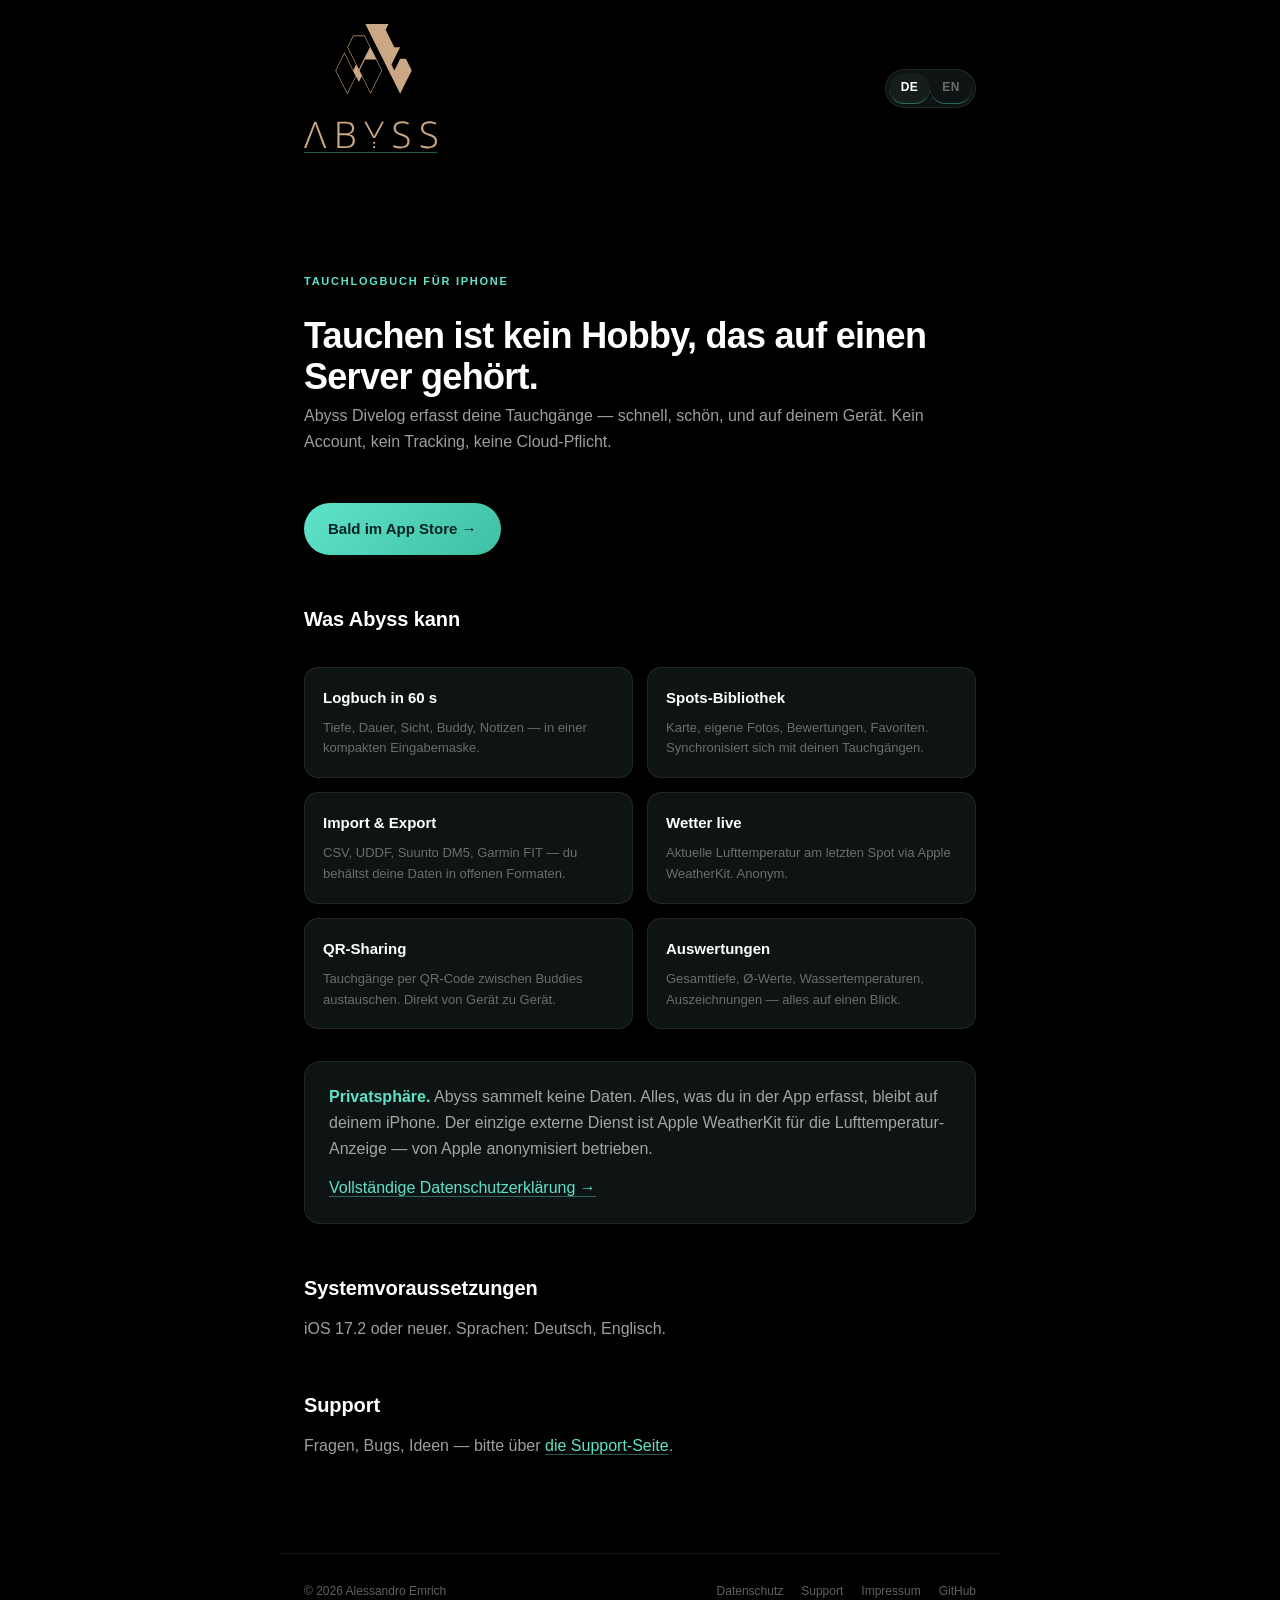
<file: index.html>
<!DOCTYPE html>
<html lang="de">
<head>
  <meta charset="UTF-8">
  <meta name="viewport" content="width=device-width, initial-scale=1.0">
  <meta name="description" content="Abyss Divelog — Tauchlogbuch. Minimal, lokal, dir gehörend.">
  <meta name="theme-color" content="#000000">
  <title>Abyss Divelog — Tauchlogbuch</title>
  <link rel="stylesheet" href="assets/styles.css">
</head>
<body>

  <!-- Ambient mint curve -->
  <div class="ambient-curve" aria-hidden="true">
    <svg viewBox="0 0 720 280" preserveAspectRatio="none">
      <path d="M0,40 C200,260 520,-40 720,120 L720,280 L0,280 Z"
            fill="rgba(94,227,201,0.18)"/>
      <path d="M0,40 C200,260 520,-40 720,120"
            fill="none" stroke="#5EE3C9" stroke-width="1.4"/>
    </svg>
  </div>

  <header class="site-header">
    <a class="brand" href="index.html">
      <img class="brand-mark" src="assets/abyss-logo.svg" alt=""></a>
    <div class="lang-toggle">
      <a href="index.html" class="active">DE</a>
      <a href="index.en.html">EN</a>
    </div>
  </header>

  <main>
    <p class="eyebrow">Tauchlogbuch für iPhone</p>
    <h1>Tauchen ist kein Hobby, das auf einen Server gehört.</h1>
    <p class="subtitle">
      Abyss Divelog erfasst deine Tauchgänge — schnell, schön, und auf deinem Gerät.
      Kein Account, kein Tracking, keine Cloud-Pflicht.
    </p>

    <p style="margin: 32px 0;">
      <a class="cta" href="#" aria-disabled="true">Bald im App Store →</a>
    </p>

    <h2>Was Abyss kann</h2>
    <div class="features">
      <div class="feature">
        <h3>Logbuch in 60 s</h3>
        <p>Tiefe, Dauer, Sicht, Buddy, Notizen — in einer kompakten Eingabemaske.</p>
      </div>
      <div class="feature">
        <h3>Spots-Bibliothek</h3>
        <p>Karte, eigene Fotos, Bewertungen, Favoriten. Synchronisiert sich mit deinen Tauchgängen.</p>
      </div>
      <div class="feature">
        <h3>Import &amp; Export</h3>
        <p>CSV, UDDF, Suunto DM5, Garmin FIT — du behältst deine Daten in offenen Formaten.</p>
      </div>
      <div class="feature">
        <h3>Wetter live</h3>
        <p>Aktuelle Lufttemperatur am letzten Spot via Apple WeatherKit. Anonym.</p>
      </div>
      <div class="feature">
        <h3>QR-Sharing</h3>
        <p>Tauchgänge per QR-Code zwischen Buddies austauschen. Direkt von Gerät zu Gerät.</p>
      </div>
      <div class="feature">
        <h3>Auswertungen</h3>
        <p>Gesamttiefe, Ø-Werte, Wassertemperaturen, Auszeichnungen — alles auf einen Blick.</p>
      </div>
    </div>

    <div class="callout">
      <p><strong>Privatsphäre.</strong> Abyss sammelt keine Daten. Alles, was du in der App
      erfasst, bleibt auf deinem iPhone. Der einzige externe Dienst ist Apple WeatherKit
      für die Lufttemperatur-Anzeige — von Apple anonymisiert betrieben.</p>
      <p style="margin-top: 14px;"><a href="privacy.html">Vollständige Datenschutzerklärung →</a></p>
    </div>

    <h2>Systemvoraussetzungen</h2>
    <p>iOS 17.2 oder neuer. Sprachen: Deutsch, Englisch.</p>

    <h2>Support</h2>
    <p>Fragen, Bugs, Ideen — bitte über <a href="support.html">die Support-Seite</a>.</p>
  </main>

  <footer class="site-footer">
    <div>© 2026 Alessandro Emrich</div>
    <div class="links">
      <a href="privacy.html">Datenschutz</a>
      <a href="support.html">Support</a>
      <a href="impressum.html">Impressum</a>
      <a href="https://github.com/blau-ton/abyss" target="_blank" rel="noopener">GitHub</a>
    </div>
  </footer>

</body>
</html>
</file>
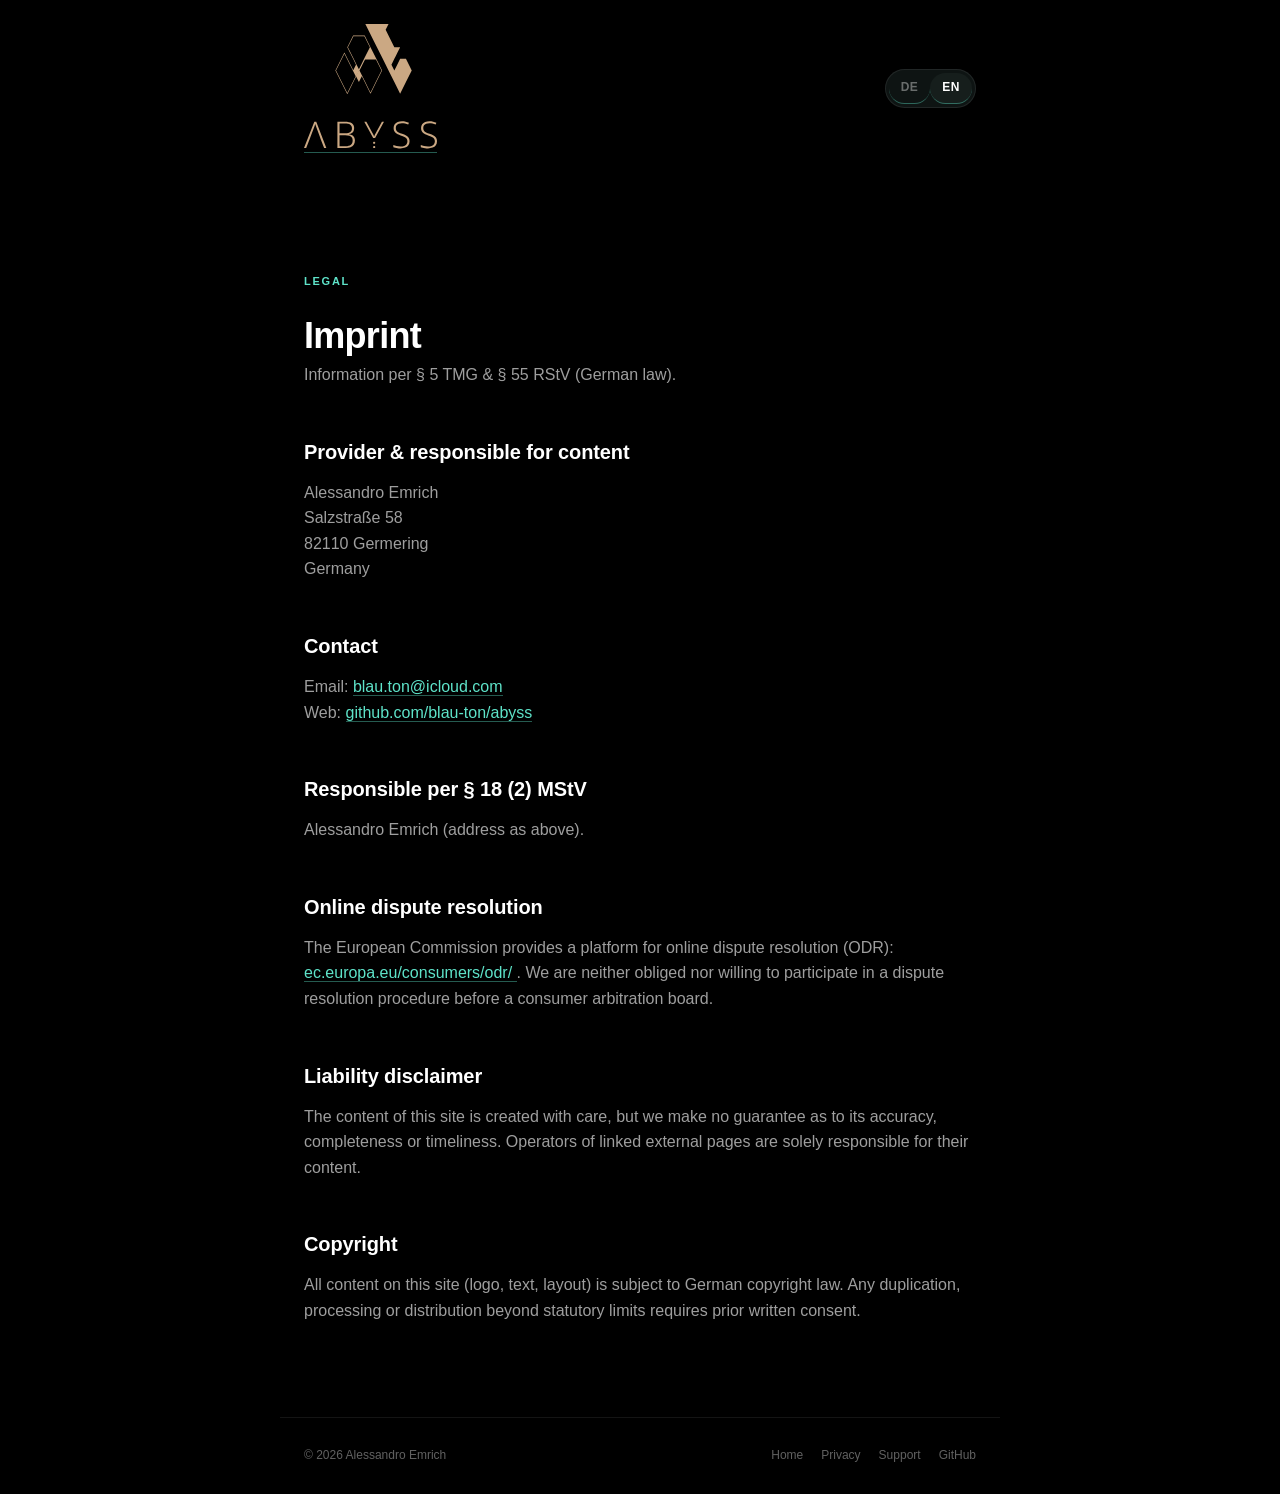
<file: impressum.en.html>
<!DOCTYPE html>
<html lang="en">
<head>
  <meta charset="UTF-8">
  <meta name="viewport" content="width=device-width, initial-scale=1.0">
  <meta name="description" content="Imprint — Abyss Divelog.">
  <meta name="theme-color" content="#000000">
  <title>Imprint — Abyss Divelog</title>
  <link rel="stylesheet" href="assets/styles.css">
</head>
<body>

  <div class="ambient-curve" aria-hidden="true">
    <svg viewBox="0 0 720 280" preserveAspectRatio="none">
      <path d="M0,40 C200,260 520,-40 720,120 L720,280 L0,280 Z"
            fill="rgba(94,227,201,0.18)"/>
      <path d="M0,40 C200,260 520,-40 720,120"
            fill="none" stroke="#5EE3C9" stroke-width="1.4"/>
    </svg>
  </div>

  <header class="site-header">
    <a class="brand" href="index.en.html">
      <img class="brand-mark" src="assets/abyss-logo.svg" alt=""></a>
    <div class="lang-toggle">
      <a href="impressum.html">DE</a>
      <a href="impressum.en.html" class="active">EN</a>
    </div>
  </header>

  <main>
    <p class="eyebrow">Legal</p>
    <h1>Imprint</h1>
    <p class="subtitle">Information per § 5 TMG &amp; § 55 RStV (German law).</p>

    <h2>Provider &amp; responsible for content</h2>
    <p>
      Alessandro Emrich<br>
      Salzstraße 58<br>
      82110 Germering<br>
      Germany
    </p>

    <h2>Contact</h2>
    <p>
      Email: <a href="mailto:blau.ton@icloud.com">blau.ton@icloud.com</a><br>
      Web: <a href="https://github.com/blau-ton/abyss">github.com/blau-ton/abyss</a>
    </p>

    <h2>Responsible per § 18 (2) MStV</h2>
    <p>Alessandro Emrich (address as above).</p>

    <h2>Online dispute resolution</h2>
    <p>
      The European Commission provides a platform for online dispute resolution (ODR):
      <a href="https://ec.europa.eu/consumers/odr/" target="_blank" rel="noopener">
        ec.europa.eu/consumers/odr/
      </a>.
      We are neither obliged nor willing to participate in a dispute resolution procedure before
      a consumer arbitration board.
    </p>

    <h2>Liability disclaimer</h2>
    <p>
      The content of this site is created with care, but we make no guarantee as to its accuracy,
      completeness or timeliness. Operators of linked external pages are solely responsible for
      their content.
    </p>

    <h2>Copyright</h2>
    <p>
      All content on this site (logo, text, layout) is subject to German copyright law. Any
      duplication, processing or distribution beyond statutory limits requires prior written
      consent.
    </p>
  </main>

  <footer class="site-footer">
    <div>© 2026 Alessandro Emrich</div>
    <div class="links">
      <a href="index.en.html">Home</a>
      <a href="privacy.en.html">Privacy</a>
      <a href="support.en.html">Support</a>
      <a href="https://github.com/blau-ton/abyss" target="_blank" rel="noopener">GitHub</a>
    </div>
  </footer>

</body>
</html>
</file>
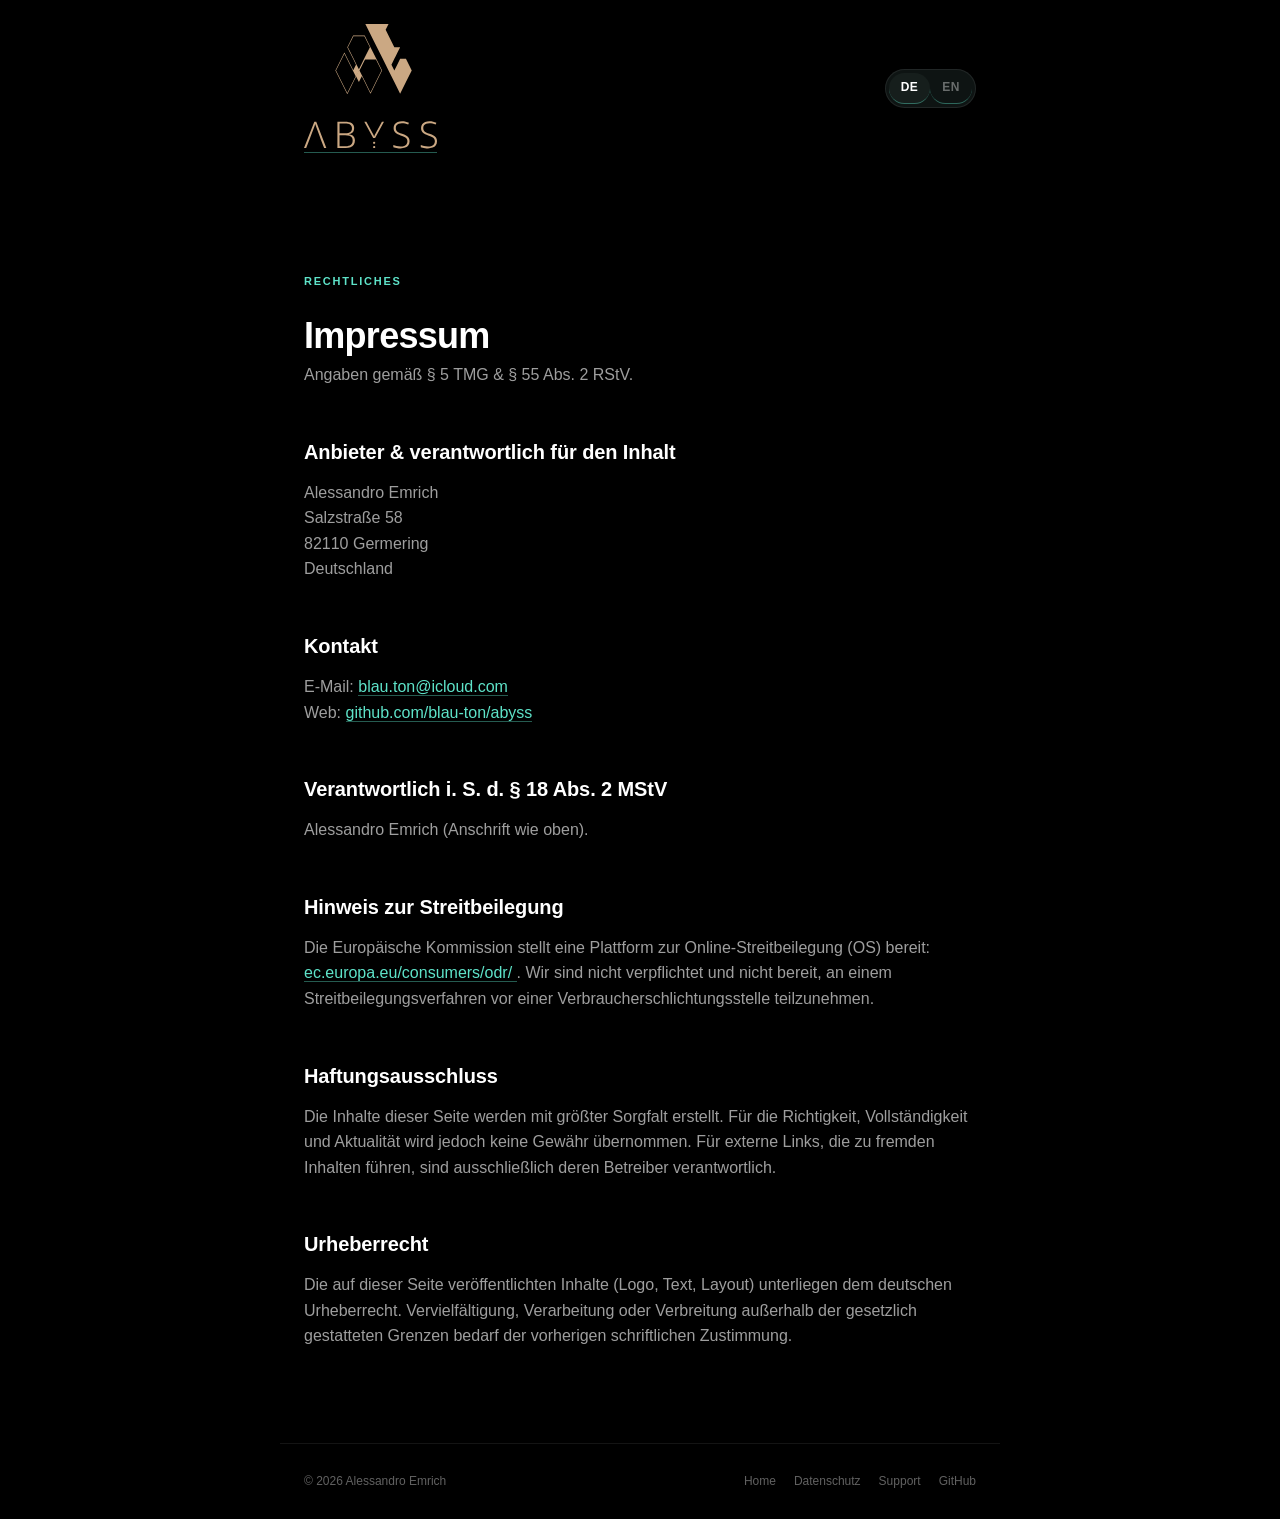
<file: impressum.html>
<!DOCTYPE html>
<html lang="de">
<head>
  <meta charset="UTF-8">
  <meta name="viewport" content="width=device-width, initial-scale=1.0">
  <meta name="description" content="Impressum — Abyss Divelog.">
  <meta name="theme-color" content="#000000">
  <title>Impressum — Abyss Divelog</title>
  <link rel="stylesheet" href="assets/styles.css">
</head>
<body>

  <div class="ambient-curve" aria-hidden="true">
    <svg viewBox="0 0 720 280" preserveAspectRatio="none">
      <path d="M0,40 C200,260 520,-40 720,120 L720,280 L0,280 Z"
            fill="rgba(94,227,201,0.18)"/>
      <path d="M0,40 C200,260 520,-40 720,120"
            fill="none" stroke="#5EE3C9" stroke-width="1.4"/>
    </svg>
  </div>

  <header class="site-header">
    <a class="brand" href="index.html">
      <img class="brand-mark" src="assets/abyss-logo.svg" alt=""></a>
    <div class="lang-toggle">
      <a href="impressum.html" class="active">DE</a>
      <a href="impressum.en.html">EN</a>
    </div>
  </header>

  <main>
    <p class="eyebrow">Rechtliches</p>
    <h1>Impressum</h1>
    <p class="subtitle">Angaben gemäß § 5 TMG &amp; § 55 Abs. 2 RStV.</p>

    <h2>Anbieter &amp; verantwortlich für den Inhalt</h2>
    <p>
      Alessandro Emrich<br>
      Salzstraße 58<br>
      82110 Germering<br>
      Deutschland
    </p>

    <h2>Kontakt</h2>
    <p>
      E-Mail: <a href="mailto:blau.ton@icloud.com">blau.ton@icloud.com</a><br>
      Web: <a href="https://github.com/blau-ton/abyss">github.com/blau-ton/abyss</a>
    </p>

    <h2>Verantwortlich i. S. d. § 18 Abs. 2 MStV</h2>
    <p>Alessandro Emrich (Anschrift wie oben).</p>

    <h2>Hinweis zur Streitbeilegung</h2>
    <p>
      Die Europäische Kommission stellt eine Plattform zur Online-Streitbeilegung (OS) bereit:
      <a href="https://ec.europa.eu/consumers/odr/" target="_blank" rel="noopener">
        ec.europa.eu/consumers/odr/
      </a>.
      Wir sind nicht verpflichtet und nicht bereit, an einem Streitbeilegungsverfahren vor einer
      Verbraucherschlichtungsstelle teilzunehmen.
    </p>

    <h2>Haftungsausschluss</h2>
    <p>
      Die Inhalte dieser Seite werden mit größter Sorgfalt erstellt. Für die Richtigkeit, Vollständigkeit
      und Aktualität wird jedoch keine Gewähr übernommen. Für externe Links, die zu fremden Inhalten
      führen, sind ausschließlich deren Betreiber verantwortlich.
    </p>

    <h2>Urheberrecht</h2>
    <p>
      Die auf dieser Seite veröffentlichten Inhalte (Logo, Text, Layout) unterliegen dem
      deutschen Urheberrecht. Vervielfältigung, Verarbeitung oder Verbreitung außerhalb der
      gesetzlich gestatteten Grenzen bedarf der vorherigen schriftlichen Zustimmung.
    </p>
  </main>

  <footer class="site-footer">
    <div>© 2026 Alessandro Emrich</div>
    <div class="links">
      <a href="index.html">Home</a>
      <a href="privacy.html">Datenschutz</a>
      <a href="support.html">Support</a>
      <a href="https://github.com/blau-ton/abyss" target="_blank" rel="noopener">GitHub</a>
    </div>
  </footer>

</body>
</html>
</file>
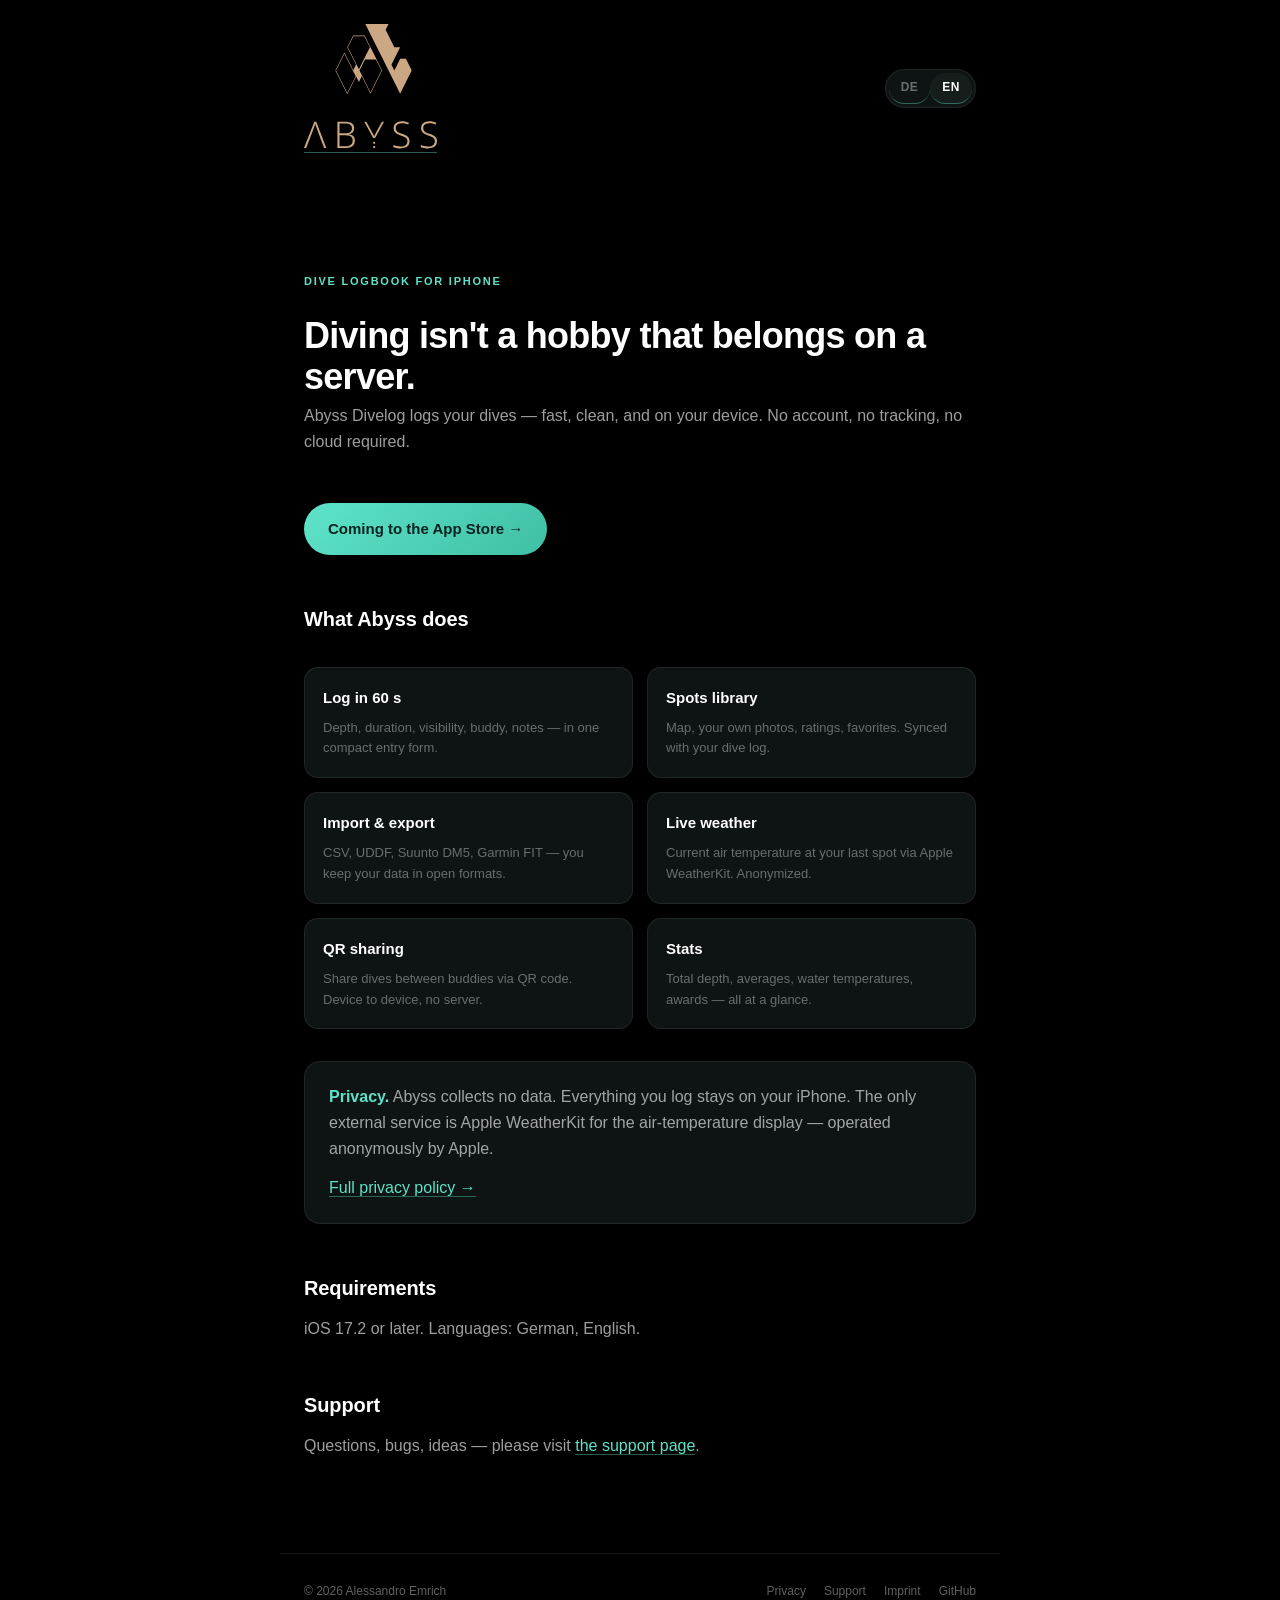
<file: index.en.html>
<!DOCTYPE html>
<html lang="en">
<head>
  <meta charset="UTF-8">
  <meta name="viewport" content="width=device-width, initial-scale=1.0">
  <meta name="description" content="Abyss Divelog — dive logbook. Minimal, local, yours.">
  <meta name="theme-color" content="#000000">
  <title>Abyss Divelog — Dive Logbook</title>
  <link rel="stylesheet" href="assets/styles.css">
</head>
<body>

  <div class="ambient-curve" aria-hidden="true">
    <svg viewBox="0 0 720 280" preserveAspectRatio="none">
      <path d="M0,40 C200,260 520,-40 720,120 L720,280 L0,280 Z"
            fill="rgba(94,227,201,0.18)"/>
      <path d="M0,40 C200,260 520,-40 720,120"
            fill="none" stroke="#5EE3C9" stroke-width="1.4"/>
    </svg>
  </div>

  <header class="site-header">
    <a class="brand" href="index.en.html">
      <img class="brand-mark" src="assets/abyss-logo.svg" alt=""></a>
    <div class="lang-toggle">
      <a href="index.html">DE</a>
      <a href="index.en.html" class="active">EN</a>
    </div>
  </header>

  <main>
    <p class="eyebrow">Dive logbook for iPhone</p>
    <h1>Diving isn't a hobby that belongs on a server.</h1>
    <p class="subtitle">
      Abyss Divelog logs your dives — fast, clean, and on your device.
      No account, no tracking, no cloud required.
    </p>

    <p style="margin: 32px 0;">
      <a class="cta" href="#" aria-disabled="true">Coming to the App Store →</a>
    </p>

    <h2>What Abyss does</h2>
    <div class="features">
      <div class="feature">
        <h3>Log in 60 s</h3>
        <p>Depth, duration, visibility, buddy, notes — in one compact entry form.</p>
      </div>
      <div class="feature">
        <h3>Spots library</h3>
        <p>Map, your own photos, ratings, favorites. Synced with your dive log.</p>
      </div>
      <div class="feature">
        <h3>Import &amp; export</h3>
        <p>CSV, UDDF, Suunto DM5, Garmin FIT — you keep your data in open formats.</p>
      </div>
      <div class="feature">
        <h3>Live weather</h3>
        <p>Current air temperature at your last spot via Apple WeatherKit. Anonymized.</p>
      </div>
      <div class="feature">
        <h3>QR sharing</h3>
        <p>Share dives between buddies via QR code. Device to device, no server.</p>
      </div>
      <div class="feature">
        <h3>Stats</h3>
        <p>Total depth, averages, water temperatures, awards — all at a glance.</p>
      </div>
    </div>

    <div class="callout">
      <p><strong>Privacy.</strong> Abyss collects no data. Everything you log stays on your iPhone.
      The only external service is Apple WeatherKit for the air-temperature display — operated
      anonymously by Apple.</p>
      <p style="margin-top: 14px;"><a href="privacy.en.html">Full privacy policy →</a></p>
    </div>

    <h2>Requirements</h2>
    <p>iOS 17.2 or later. Languages: German, English.</p>

    <h2>Support</h2>
    <p>Questions, bugs, ideas — please visit <a href="support.en.html">the support page</a>.</p>
  </main>

  <footer class="site-footer">
    <div>© 2026 Alessandro Emrich</div>
    <div class="links">
      <a href="privacy.en.html">Privacy</a>
      <a href="support.en.html">Support</a>
      <a href="impressum.en.html">Imprint</a>
      <a href="https://github.com/blau-ton/abyss" target="_blank" rel="noopener">GitHub</a>
    </div>
  </footer>

</body>
</html>
</file>
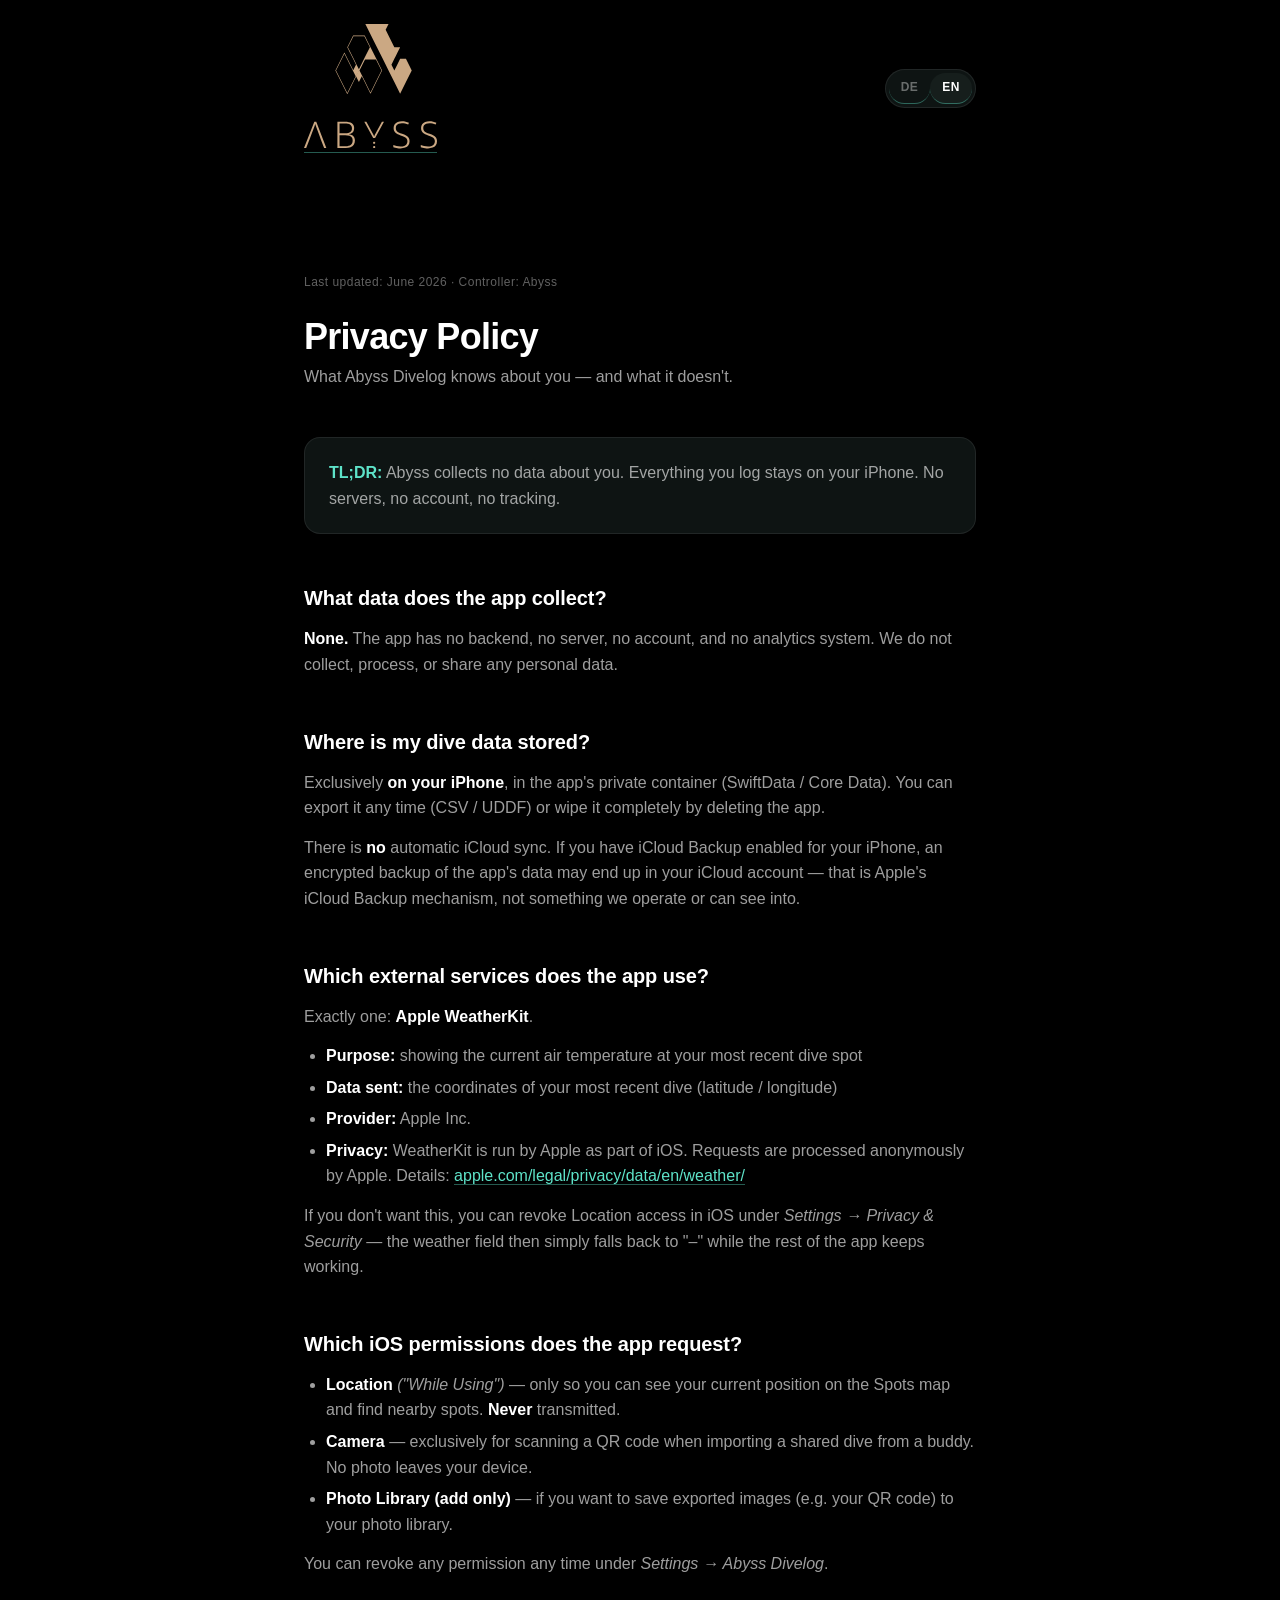
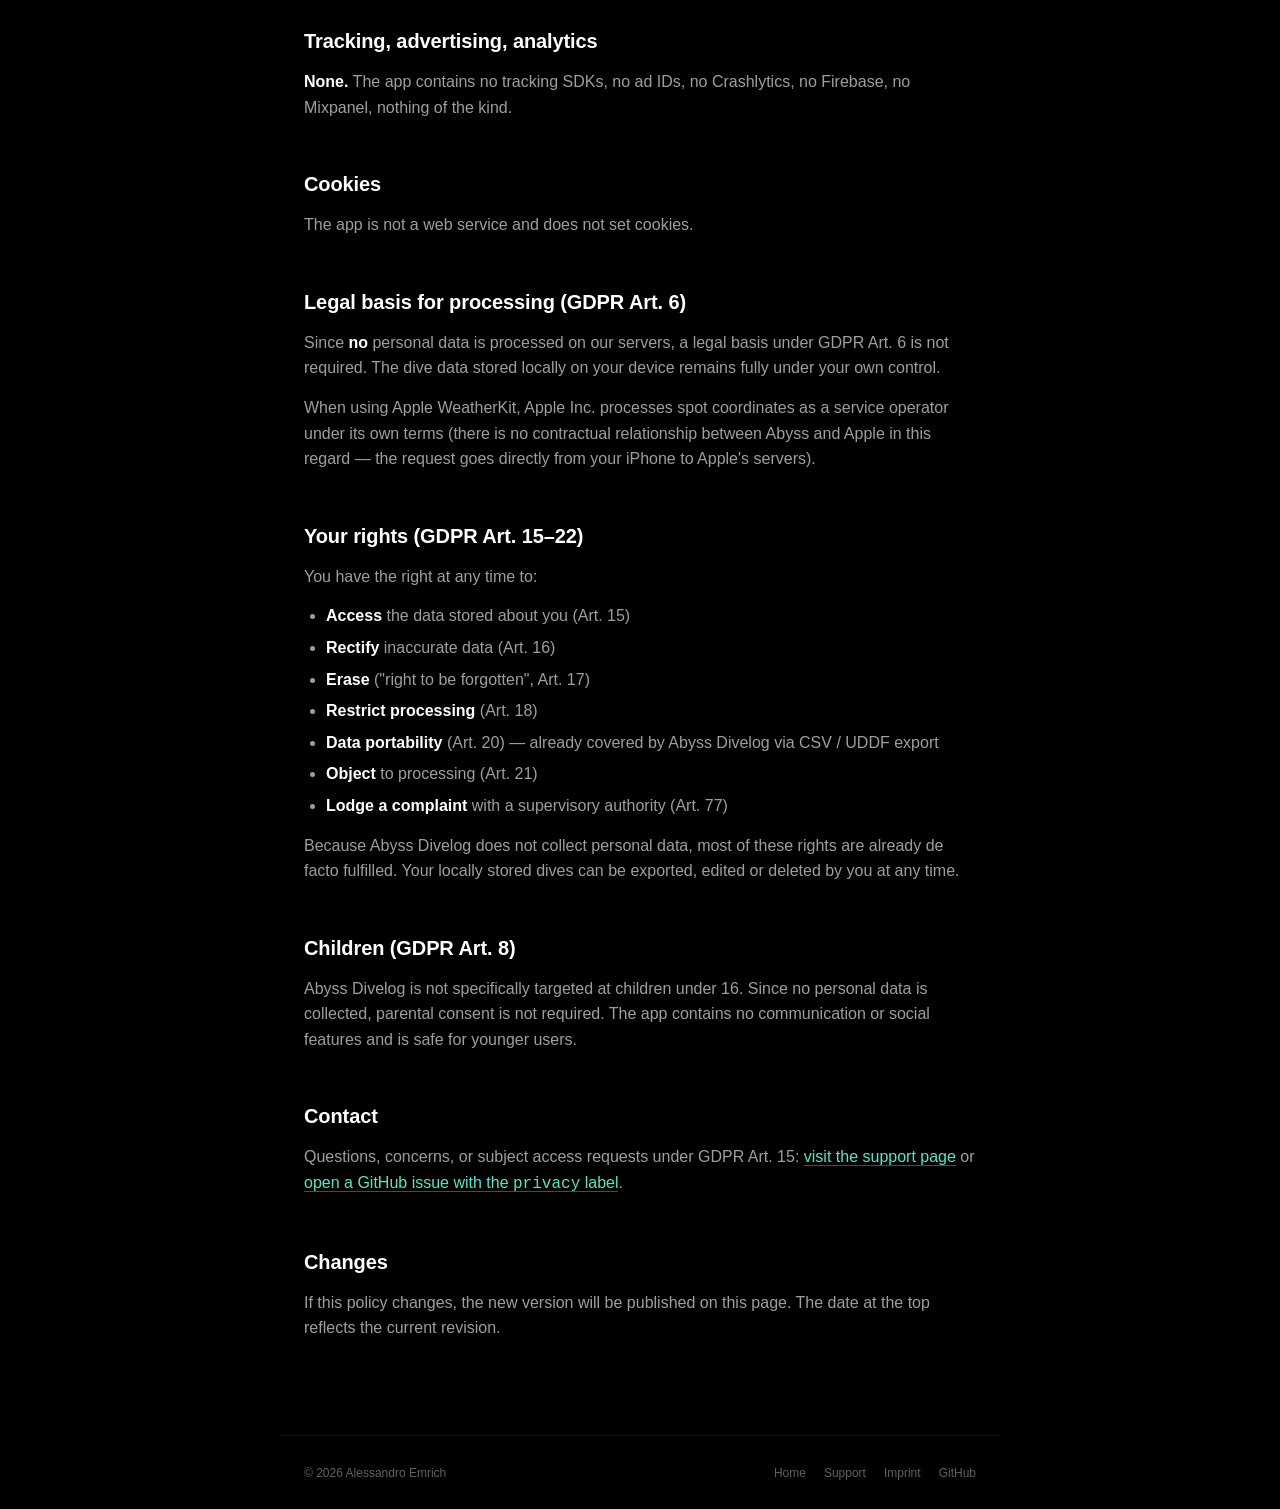
<file: privacy.en.html>
<!DOCTYPE html>
<html lang="en">
<head>
  <meta charset="UTF-8">
  <meta name="viewport" content="width=device-width, initial-scale=1.0">
  <meta name="description" content="Privacy policy for Abyss Divelog — dive logbook.">
  <meta name="theme-color" content="#000000">
  <title>Privacy — Abyss Divelog</title>
  <link rel="stylesheet" href="assets/styles.css">
</head>
<body>

  <div class="ambient-curve" aria-hidden="true">
    <svg viewBox="0 0 720 280" preserveAspectRatio="none">
      <path d="M0,40 C200,260 520,-40 720,120 L720,280 L0,280 Z"
            fill="rgba(94,227,201,0.18)"/>
      <path d="M0,40 C200,260 520,-40 720,120"
            fill="none" stroke="#5EE3C9" stroke-width="1.4"/>
    </svg>
  </div>

  <header class="site-header">
    <a class="brand" href="index.en.html">
      <img class="brand-mark" src="assets/abyss-logo.svg" alt=""></a>
    <div class="lang-toggle">
      <a href="privacy.html">DE</a>
      <a href="privacy.en.html" class="active">EN</a>
    </div>
  </header>

  <main>
    <p class="meta">Last updated: June 2026 · Controller: Abyss</p>
    <h1>Privacy Policy</h1>
    <p class="subtitle">
      What Abyss Divelog knows about you — and what it doesn't.
    </p>

    <div class="callout">
      <p><strong>TL;DR:</strong> Abyss collects no data about you. Everything you log stays
      on your iPhone. No servers, no account, no tracking.</p>
    </div>

    <h2>What data does the app collect?</h2>
    <p><strong>None.</strong> The app has no backend, no server, no account, and no analytics
    system. We do not collect, process, or share any personal data.</p>

    <h2>Where is my dive data stored?</h2>
    <p>Exclusively <strong>on your iPhone</strong>, in the app's private container
    (SwiftData / Core Data). You can export it any time (CSV / UDDF) or wipe it completely by
    deleting the app.</p>

    <p>There is <strong>no</strong> automatic iCloud sync. If you have iCloud Backup enabled for
    your iPhone, an encrypted backup of the app's data may end up in your iCloud account — that
    is Apple's iCloud Backup mechanism, not something we operate or can see into.</p>

    <h2>Which external services does the app use?</h2>
    <p>Exactly one: <strong>Apple WeatherKit</strong>.</p>
    <ul>
      <li><strong>Purpose:</strong> showing the current air temperature at your most recent dive spot</li>
      <li><strong>Data sent:</strong> the coordinates of your most recent dive (latitude / longitude)</li>
      <li><strong>Provider:</strong> Apple Inc.</li>
      <li><strong>Privacy:</strong> WeatherKit is run by Apple as part of iOS. Requests are
      processed anonymously by Apple. Details:
      <a href="https://www.apple.com/legal/privacy/data/en/weather/" target="_blank" rel="noopener">
      apple.com/legal/privacy/data/en/weather/</a></li>
    </ul>
    <p>If you don't want this, you can revoke Location access in iOS under
    <em>Settings → Privacy &amp; Security</em> — the weather field then simply falls back to
    "–" while the rest of the app keeps working.</p>

    <h2>Which iOS permissions does the app request?</h2>
    <ul>
      <li><strong>Location</strong> <em>("While Using")</em> — only so you can see your current
      position on the Spots map and find nearby spots. <strong>Never</strong> transmitted.</li>
      <li><strong>Camera</strong> — exclusively for scanning a QR code when importing a shared
      dive from a buddy. No photo leaves your device.</li>
      <li><strong>Photo Library (add only)</strong> — if you want to save exported images
      (e.g. your QR code) to your photo library.</li>
    </ul>
    <p>You can revoke any permission any time under
    <em>Settings → Abyss Divelog</em>.</p>

    <h2>Tracking, advertising, analytics</h2>
    <p><strong>None.</strong> The app contains no tracking SDKs, no ad IDs, no Crashlytics, no
    Firebase, no Mixpanel, nothing of the kind.</p>

    <h2>Cookies</h2>
    <p>The app is not a web service and does not set cookies.</p>

    <h2>Legal basis for processing (GDPR Art. 6)</h2>
    <p>
      Since <strong>no</strong> personal data is processed on our servers, a legal basis under
      GDPR Art. 6 is not required. The dive data stored locally on your device remains fully
      under your own control.
    </p>
    <p>
      When using Apple WeatherKit, Apple Inc. processes spot coordinates as a service operator
      under its own terms (there is no contractual relationship between Abyss and Apple in
      this regard — the request goes directly from your iPhone to Apple's servers).
    </p>

    <h2>Your rights (GDPR Art. 15–22)</h2>
    <p>You have the right at any time to:</p>
    <ul>
      <li><strong>Access</strong> the data stored about you (Art. 15)</li>
      <li><strong>Rectify</strong> inaccurate data (Art. 16)</li>
      <li><strong>Erase</strong> ("right to be forgotten", Art. 17)</li>
      <li><strong>Restrict processing</strong> (Art. 18)</li>
      <li><strong>Data portability</strong> (Art. 20) — already covered by Abyss Divelog
        via CSV / UDDF export</li>
      <li><strong>Object</strong> to processing (Art. 21)</li>
      <li><strong>Lodge a complaint</strong> with a supervisory authority (Art. 77)</li>
    </ul>
    <p>
      Because Abyss Divelog does not collect personal data, most of these rights are
      already de facto fulfilled. Your locally stored dives can be exported, edited or
      deleted by you at any time.
    </p>

    <h2>Children (GDPR Art. 8)</h2>
    <p>
      Abyss Divelog is not specifically targeted at children under 16. Since no personal data
      is collected, parental consent is not required. The app contains no communication or
      social features and is safe for younger users.
    </p>

    <h2>Contact</h2>
    <p>Questions, concerns, or subject access requests under GDPR Art. 15:
    <a href="support.en.html">visit the support page</a> or
    <a href="https://github.com/blau-ton/abyss/issues/new" target="_blank" rel="noopener">
    open a GitHub issue with the <code>privacy</code> label</a>.</p>

    <h2>Changes</h2>
    <p>If this policy changes, the new version will be published on this page. The date at the
    top reflects the current revision.</p>
  </main>

  <footer class="site-footer">
    <div>© 2026 Alessandro Emrich</div>
    <div class="links">
      <a href="index.en.html">Home</a>
      <a href="support.en.html">Support</a>
      <a href="impressum.en.html">Imprint</a>
      <a href="https://github.com/blau-ton/abyss" target="_blank" rel="noopener">GitHub</a>
    </div>
  </footer>

</body>
</html>
</file>
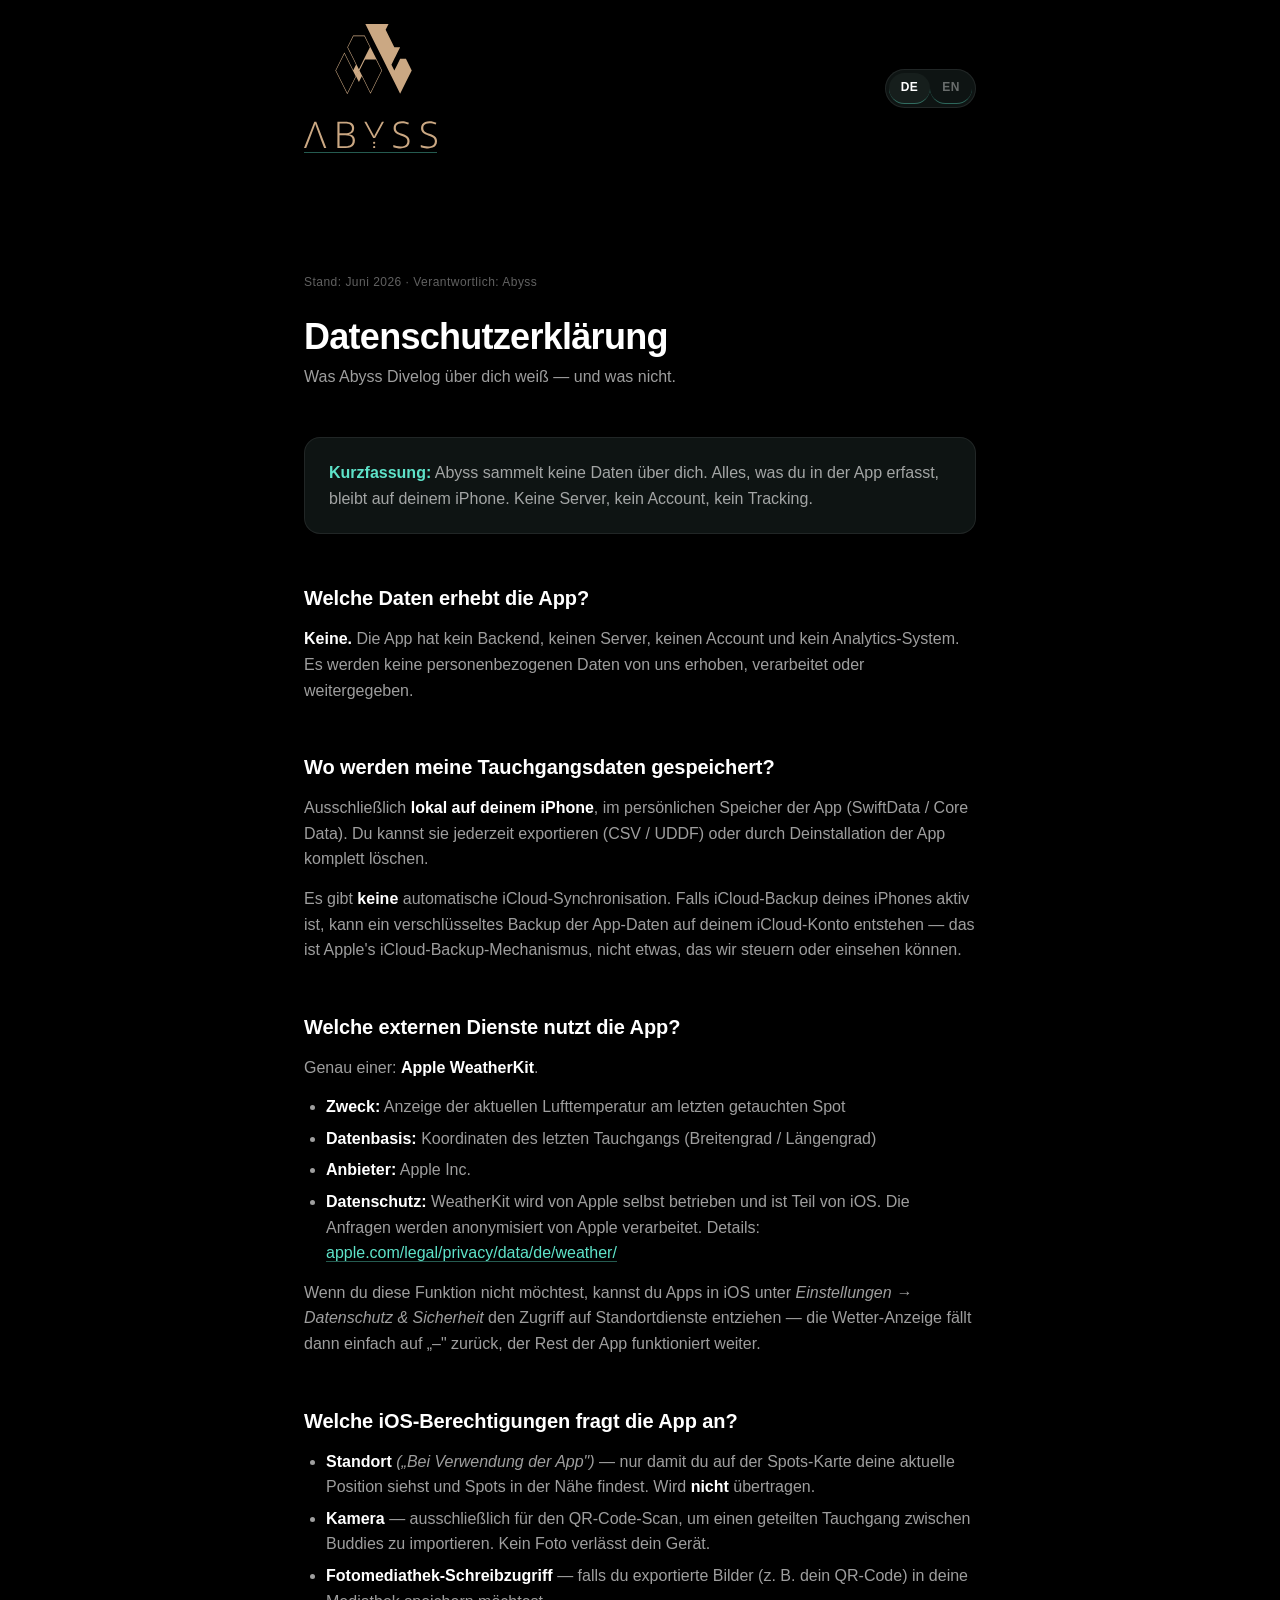
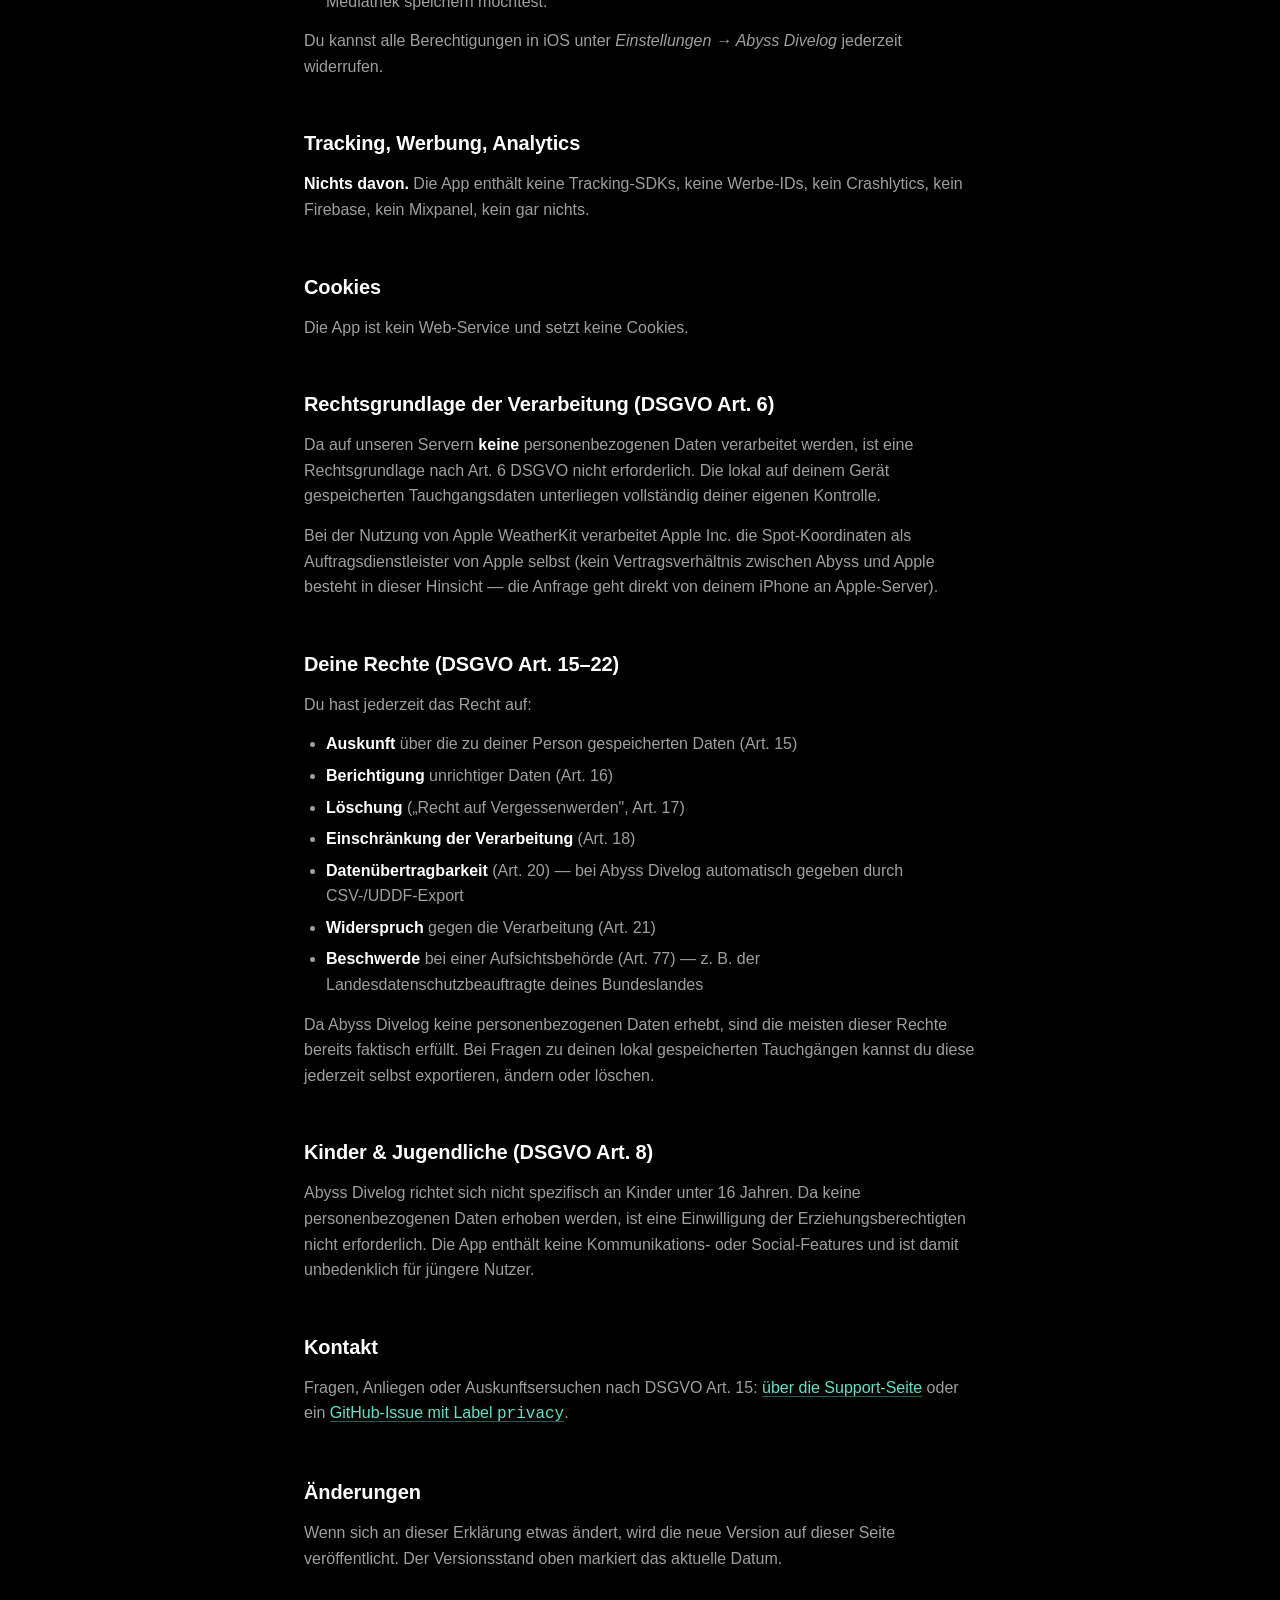
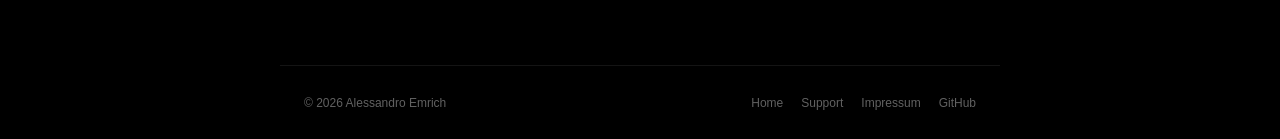
<file: privacy.html>
<!DOCTYPE html>
<html lang="de">
<head>
  <meta charset="UTF-8">
  <meta name="viewport" content="width=device-width, initial-scale=1.0">
  <meta name="description" content="Datenschutzerklärung für Abyss Divelog — Tauchlogbuch.">
  <meta name="theme-color" content="#000000">
  <title>Datenschutz — Abyss Divelog</title>
  <link rel="stylesheet" href="assets/styles.css">
</head>
<body>

  <div class="ambient-curve" aria-hidden="true">
    <svg viewBox="0 0 720 280" preserveAspectRatio="none">
      <path d="M0,40 C200,260 520,-40 720,120 L720,280 L0,280 Z"
            fill="rgba(94,227,201,0.18)"/>
      <path d="M0,40 C200,260 520,-40 720,120"
            fill="none" stroke="#5EE3C9" stroke-width="1.4"/>
    </svg>
  </div>

  <header class="site-header">
    <a class="brand" href="index.html">
      <img class="brand-mark" src="assets/abyss-logo.svg" alt=""></a>
    <div class="lang-toggle">
      <a href="privacy.html" class="active">DE</a>
      <a href="privacy.en.html">EN</a>
    </div>
  </header>

  <main>
    <p class="meta">Stand: Juni 2026 · Verantwortlich: Abyss</p>
    <h1>Datenschutzerklärung</h1>
    <p class="subtitle">
      Was Abyss Divelog über dich weiß — und was nicht.
    </p>

    <div class="callout">
      <p><strong>Kurzfassung:</strong> Abyss sammelt keine Daten über dich. Alles, was du in
      der App erfasst, bleibt auf deinem iPhone. Keine Server, kein Account, kein Tracking.</p>
    </div>

    <h2>Welche Daten erhebt die App?</h2>
    <p><strong>Keine.</strong> Die App hat kein Backend, keinen Server, keinen Account und kein
    Analytics-System. Es werden keine personenbezogenen Daten von uns erhoben, verarbeitet oder
    weitergegeben.</p>

    <h2>Wo werden meine Tauchgangsdaten gespeichert?</h2>
    <p>Ausschließlich <strong>lokal auf deinem iPhone</strong>, im persönlichen Speicher der App
    (SwiftData / Core Data). Du kannst sie jederzeit exportieren (CSV / UDDF) oder durch
    Deinstallation der App komplett löschen.</p>

    <p>Es gibt <strong>keine</strong> automatische iCloud-Synchronisation. Falls iCloud-Backup
    deines iPhones aktiv ist, kann ein verschlüsseltes Backup der App-Daten auf deinem
    iCloud-Konto entstehen — das ist Apple's iCloud-Backup-Mechanismus, nicht etwas, das wir
    steuern oder einsehen können.</p>

    <h2>Welche externen Dienste nutzt die App?</h2>
    <p>Genau einer: <strong>Apple WeatherKit</strong>.</p>
    <ul>
      <li><strong>Zweck:</strong> Anzeige der aktuellen Lufttemperatur am letzten getauchten Spot</li>
      <li><strong>Datenbasis:</strong> Koordinaten des letzten Tauchgangs (Breitengrad / Längengrad)</li>
      <li><strong>Anbieter:</strong> Apple Inc.</li>
      <li><strong>Datenschutz:</strong> WeatherKit wird von Apple selbst betrieben und ist Teil von
      iOS. Die Anfragen werden anonymisiert von Apple verarbeitet.
      Details:
      <a href="https://www.apple.com/legal/privacy/data/de/weather/" target="_blank" rel="noopener">
      apple.com/legal/privacy/data/de/weather/</a></li>
    </ul>
    <p>Wenn du diese Funktion nicht möchtest, kannst du Apps in iOS unter
    <em>Einstellungen → Datenschutz &amp; Sicherheit</em> den Zugriff auf Standortdienste
    entziehen — die Wetter-Anzeige fällt dann einfach auf „–" zurück, der Rest der App
    funktioniert weiter.</p>

    <h2>Welche iOS-Berechtigungen fragt die App an?</h2>
    <ul>
      <li><strong>Standort</strong> <em>(„Bei Verwendung der App")</em> — nur damit du auf der
      Spots-Karte deine aktuelle Position siehst und Spots in der Nähe findest. Wird
      <strong>nicht</strong> übertragen.</li>
      <li><strong>Kamera</strong> — ausschließlich für den QR-Code-Scan, um einen geteilten
      Tauchgang zwischen Buddies zu importieren. Kein Foto verlässt dein Gerät.</li>
      <li><strong>Fotomediathek-Schreibzugriff</strong> — falls du exportierte Bilder
      (z. B. dein QR-Code) in deine Mediathek speichern möchtest.</li>
    </ul>
    <p>Du kannst alle Berechtigungen in iOS unter
    <em>Einstellungen → Abyss Divelog</em> jederzeit widerrufen.</p>

    <h2>Tracking, Werbung, Analytics</h2>
    <p><strong>Nichts davon.</strong> Die App enthält keine Tracking-SDKs, keine Werbe-IDs, kein
    Crashlytics, kein Firebase, kein Mixpanel, kein gar nichts.</p>

    <h2>Cookies</h2>
    <p>Die App ist kein Web-Service und setzt keine Cookies.</p>

    <h2>Rechtsgrundlage der Verarbeitung (DSGVO Art. 6)</h2>
    <p>
      Da auf unseren Servern <strong>keine</strong> personenbezogenen Daten verarbeitet werden,
      ist eine Rechtsgrundlage nach Art. 6 DSGVO nicht erforderlich. Die lokal auf deinem
      Gerät gespeicherten Tauchgangsdaten unterliegen vollständig deiner eigenen Kontrolle.
    </p>
    <p>
      Bei der Nutzung von Apple WeatherKit verarbeitet Apple Inc. die Spot-Koordinaten als
      Auftragsdienstleister von Apple selbst (kein Vertragsverhältnis zwischen Abyss und Apple
      besteht in dieser Hinsicht — die Anfrage geht direkt von deinem iPhone an Apple-Server).
    </p>

    <h2>Deine Rechte (DSGVO Art. 15–22)</h2>
    <p>Du hast jederzeit das Recht auf:</p>
    <ul>
      <li><strong>Auskunft</strong> über die zu deiner Person gespeicherten Daten (Art. 15)</li>
      <li><strong>Berichtigung</strong> unrichtiger Daten (Art. 16)</li>
      <li><strong>Löschung</strong> („Recht auf Vergessenwerden", Art. 17)</li>
      <li><strong>Einschränkung der Verarbeitung</strong> (Art. 18)</li>
      <li><strong>Datenübertragbarkeit</strong> (Art. 20) — bei Abyss Divelog automatisch
        gegeben durch CSV-/UDDF-Export</li>
      <li><strong>Widerspruch</strong> gegen die Verarbeitung (Art. 21)</li>
      <li><strong>Beschwerde</strong> bei einer Aufsichtsbehörde (Art. 77) — z. B. der
        Landesdatenschutzbeauftragte deines Bundeslandes</li>
    </ul>
    <p>
      Da Abyss Divelog keine personenbezogenen Daten erhebt, sind die meisten dieser Rechte
      bereits faktisch erfüllt. Bei Fragen zu deinen lokal gespeicherten Tauchgängen kannst du
      diese jederzeit selbst exportieren, ändern oder löschen.
    </p>

    <h2>Kinder &amp; Jugendliche (DSGVO Art. 8)</h2>
    <p>
      Abyss Divelog richtet sich nicht spezifisch an Kinder unter 16 Jahren. Da keine
      personenbezogenen Daten erhoben werden, ist eine Einwilligung der Erziehungsberechtigten
      nicht erforderlich. Die App enthält keine Kommunikations- oder Social-Features und ist
      damit unbedenklich für jüngere Nutzer.
    </p>

    <h2>Kontakt</h2>
    <p>Fragen, Anliegen oder Auskunftsersuchen nach DSGVO Art. 15:
    <a href="support.html">über die Support-Seite</a> oder ein
    <a href="https://github.com/blau-ton/abyss/issues/new" target="_blank" rel="noopener">
    GitHub-Issue mit Label <code>privacy</code></a>.</p>

    <h2>Änderungen</h2>
    <p>Wenn sich an dieser Erklärung etwas ändert, wird die neue Version auf dieser Seite
    veröffentlicht. Der Versionsstand oben markiert das aktuelle Datum.</p>
  </main>

  <footer class="site-footer">
    <div>© 2026 Alessandro Emrich</div>
    <div class="links">
      <a href="index.html">Home</a>
      <a href="support.html">Support</a>
      <a href="impressum.html">Impressum</a>
      <a href="https://github.com/blau-ton/abyss" target="_blank" rel="noopener">GitHub</a>
    </div>
  </footer>

</body>
</html>
</file>
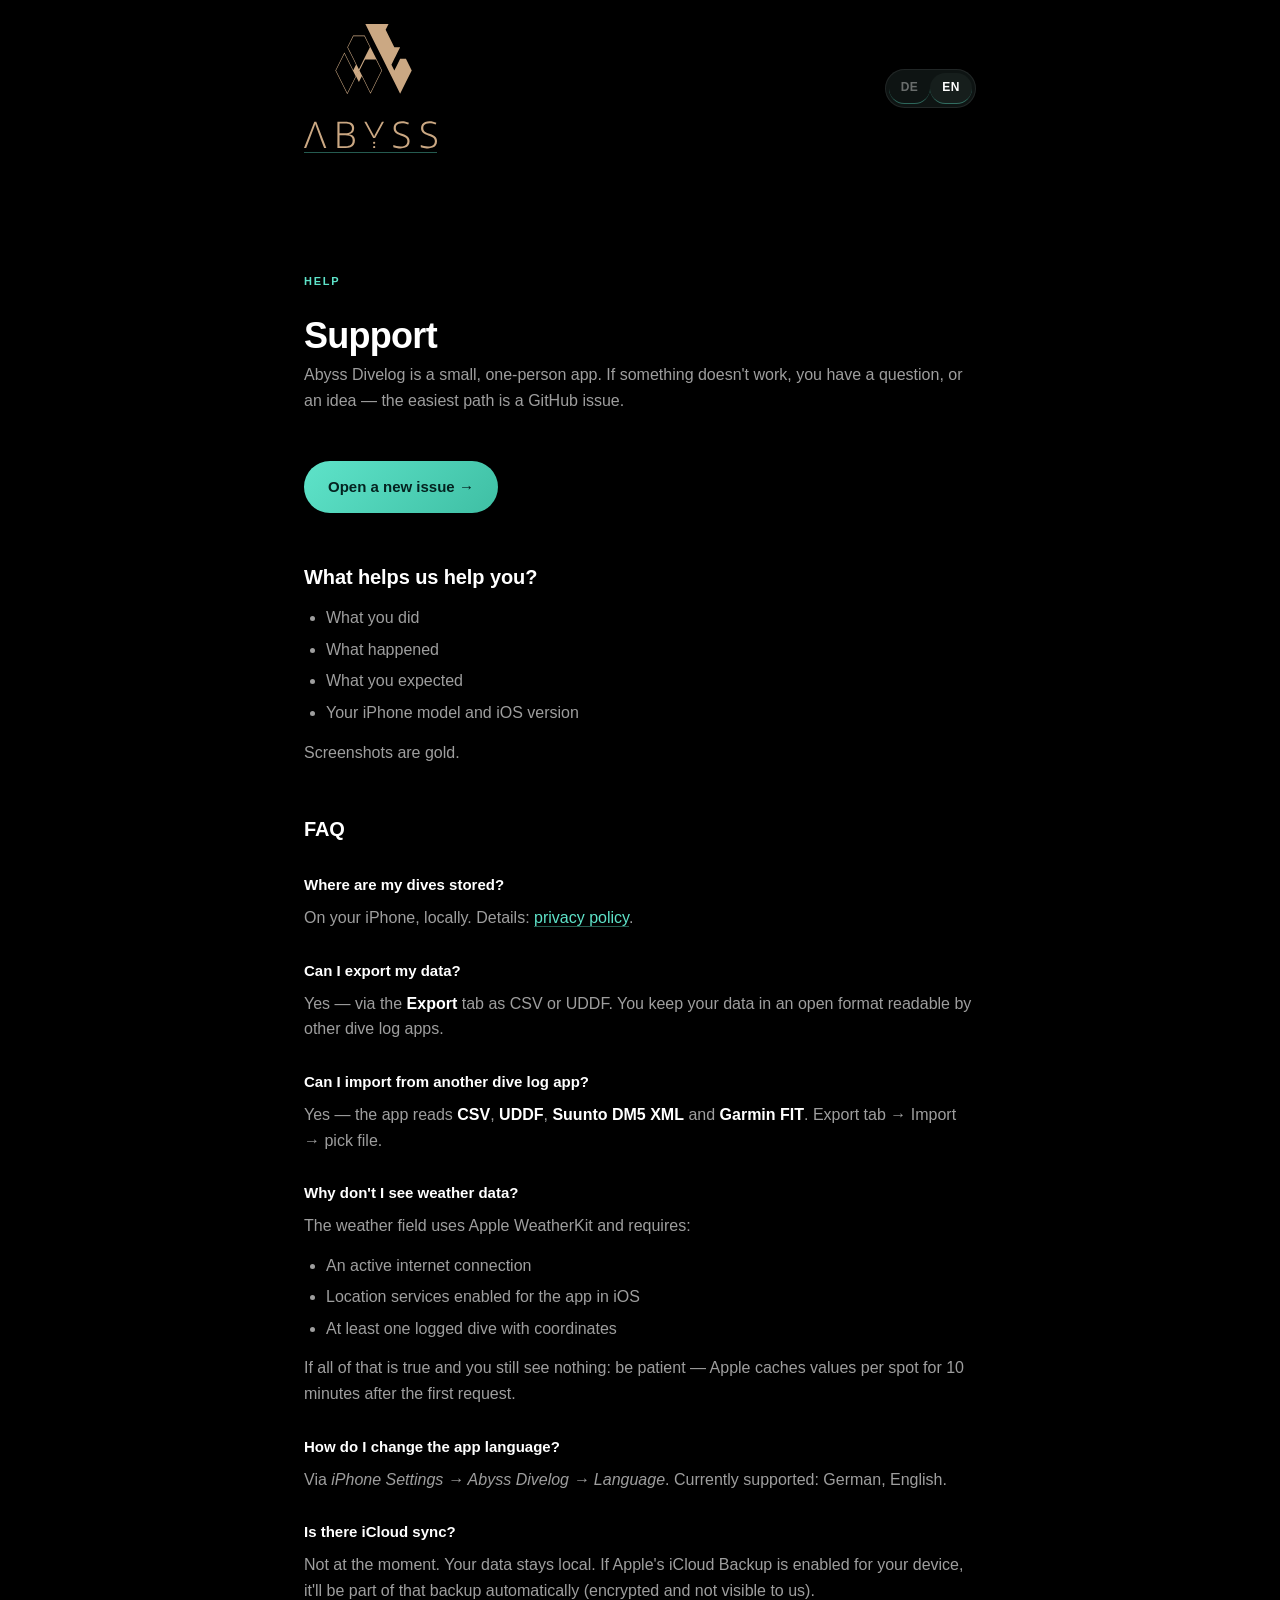
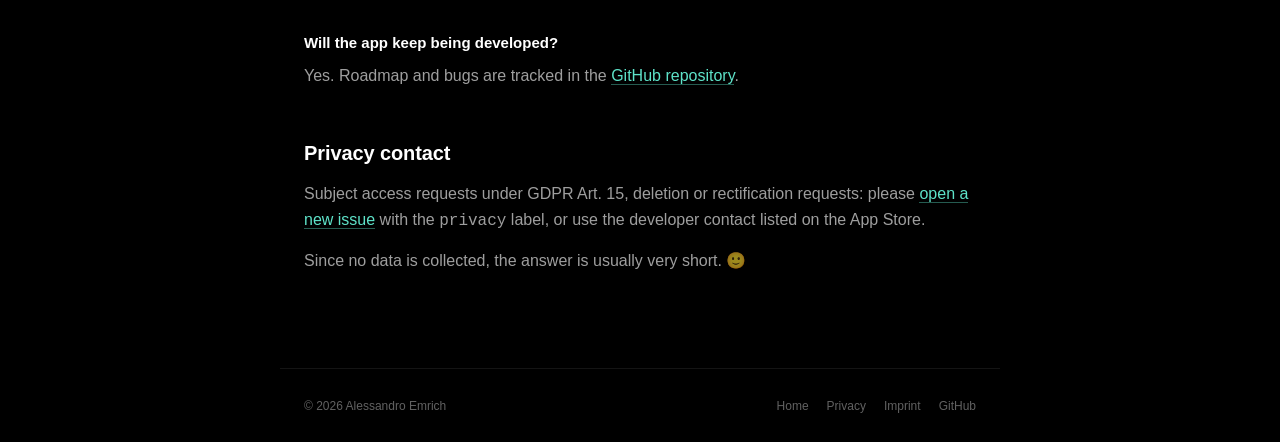
<file: support.en.html>
<!DOCTYPE html>
<html lang="en">
<head>
  <meta charset="UTF-8">
  <meta name="viewport" content="width=device-width, initial-scale=1.0">
  <meta name="description" content="Support for Abyss Divelog — dive logbook.">
  <meta name="theme-color" content="#000000">
  <title>Support — Abyss Divelog</title>
  <link rel="stylesheet" href="assets/styles.css">
</head>
<body>

  <div class="ambient-curve" aria-hidden="true">
    <svg viewBox="0 0 720 280" preserveAspectRatio="none">
      <path d="M0,40 C200,260 520,-40 720,120 L720,280 L0,280 Z"
            fill="rgba(94,227,201,0.18)"/>
      <path d="M0,40 C200,260 520,-40 720,120"
            fill="none" stroke="#5EE3C9" stroke-width="1.4"/>
    </svg>
  </div>

  <header class="site-header">
    <a class="brand" href="index.en.html">
      <img class="brand-mark" src="assets/abyss-logo.svg" alt=""></a>
    <div class="lang-toggle">
      <a href="support.html">DE</a>
      <a href="support.en.html" class="active">EN</a>
    </div>
  </header>

  <main>
    <p class="eyebrow">Help</p>
    <h1>Support</h1>
    <p class="subtitle">
      Abyss Divelog is a small, one-person app. If something doesn't work, you have a
      question, or an idea — the easiest path is a GitHub issue.
    </p>

    <p style="margin: 32px 0;">
      <a class="cta" href="https://github.com/blau-ton/abyss/issues/new"
         target="_blank" rel="noopener">Open a new issue →</a>
    </p>

    <h2>What helps us help you?</h2>
    <ul>
      <li>What you did</li>
      <li>What happened</li>
      <li>What you expected</li>
      <li>Your iPhone model and iOS version</li>
    </ul>
    <p>Screenshots are gold.</p>

    <h2>FAQ</h2>

    <h3>Where are my dives stored?</h3>
    <p>On your iPhone, locally. Details: <a href="privacy.en.html">privacy policy</a>.</p>

    <h3>Can I export my data?</h3>
    <p>Yes — via the <strong>Export</strong> tab as CSV or UDDF. You keep your data in an
    open format readable by other dive log apps.</p>

    <h3>Can I import from another dive log app?</h3>
    <p>Yes — the app reads <strong>CSV</strong>, <strong>UDDF</strong>,
    <strong>Suunto DM5 XML</strong> and <strong>Garmin FIT</strong>. Export tab → Import →
    pick file.</p>

    <h3>Why don't I see weather data?</h3>
    <p>The weather field uses Apple WeatherKit and requires:</p>
    <ul>
      <li>An active internet connection</li>
      <li>Location services enabled for the app in iOS</li>
      <li>At least one logged dive with coordinates</li>
    </ul>
    <p>If all of that is true and you still see nothing: be patient — Apple caches values per
    spot for 10 minutes after the first request.</p>

    <h3>How do I change the app language?</h3>
    <p>Via <em>iPhone Settings → Abyss Divelog → Language</em>. Currently supported:
    German, English.</p>

    <h3>Is there iCloud sync?</h3>
    <p>Not at the moment. Your data stays local. If Apple's iCloud Backup is enabled for your
    device, it'll be part of that backup automatically (encrypted and not visible to us).</p>

    <h3>Will the app keep being developed?</h3>
    <p>Yes. Roadmap and bugs are tracked in the
    <a href="https://github.com/blau-ton/abyss" target="_blank" rel="noopener">GitHub repository</a>.</p>

    <h2>Privacy contact</h2>
    <p>Subject access requests under GDPR Art. 15, deletion or rectification requests: please
    <a href="https://github.com/blau-ton/abyss/issues/new" target="_blank" rel="noopener">
    open a new issue</a> with the <code>privacy</code> label, or use the developer contact
    listed on the App Store.</p>
    <p>Since no data is collected, the answer is usually very short. 🙂</p>
  </main>

  <footer class="site-footer">
    <div>© 2026 Alessandro Emrich</div>
    <div class="links">
      <a href="index.en.html">Home</a>
      <a href="privacy.en.html">Privacy</a>
      <a href="impressum.en.html">Imprint</a>
      <a href="https://github.com/blau-ton/abyss" target="_blank" rel="noopener">GitHub</a>
    </div>
  </footer>

</body>
</html>
</file>
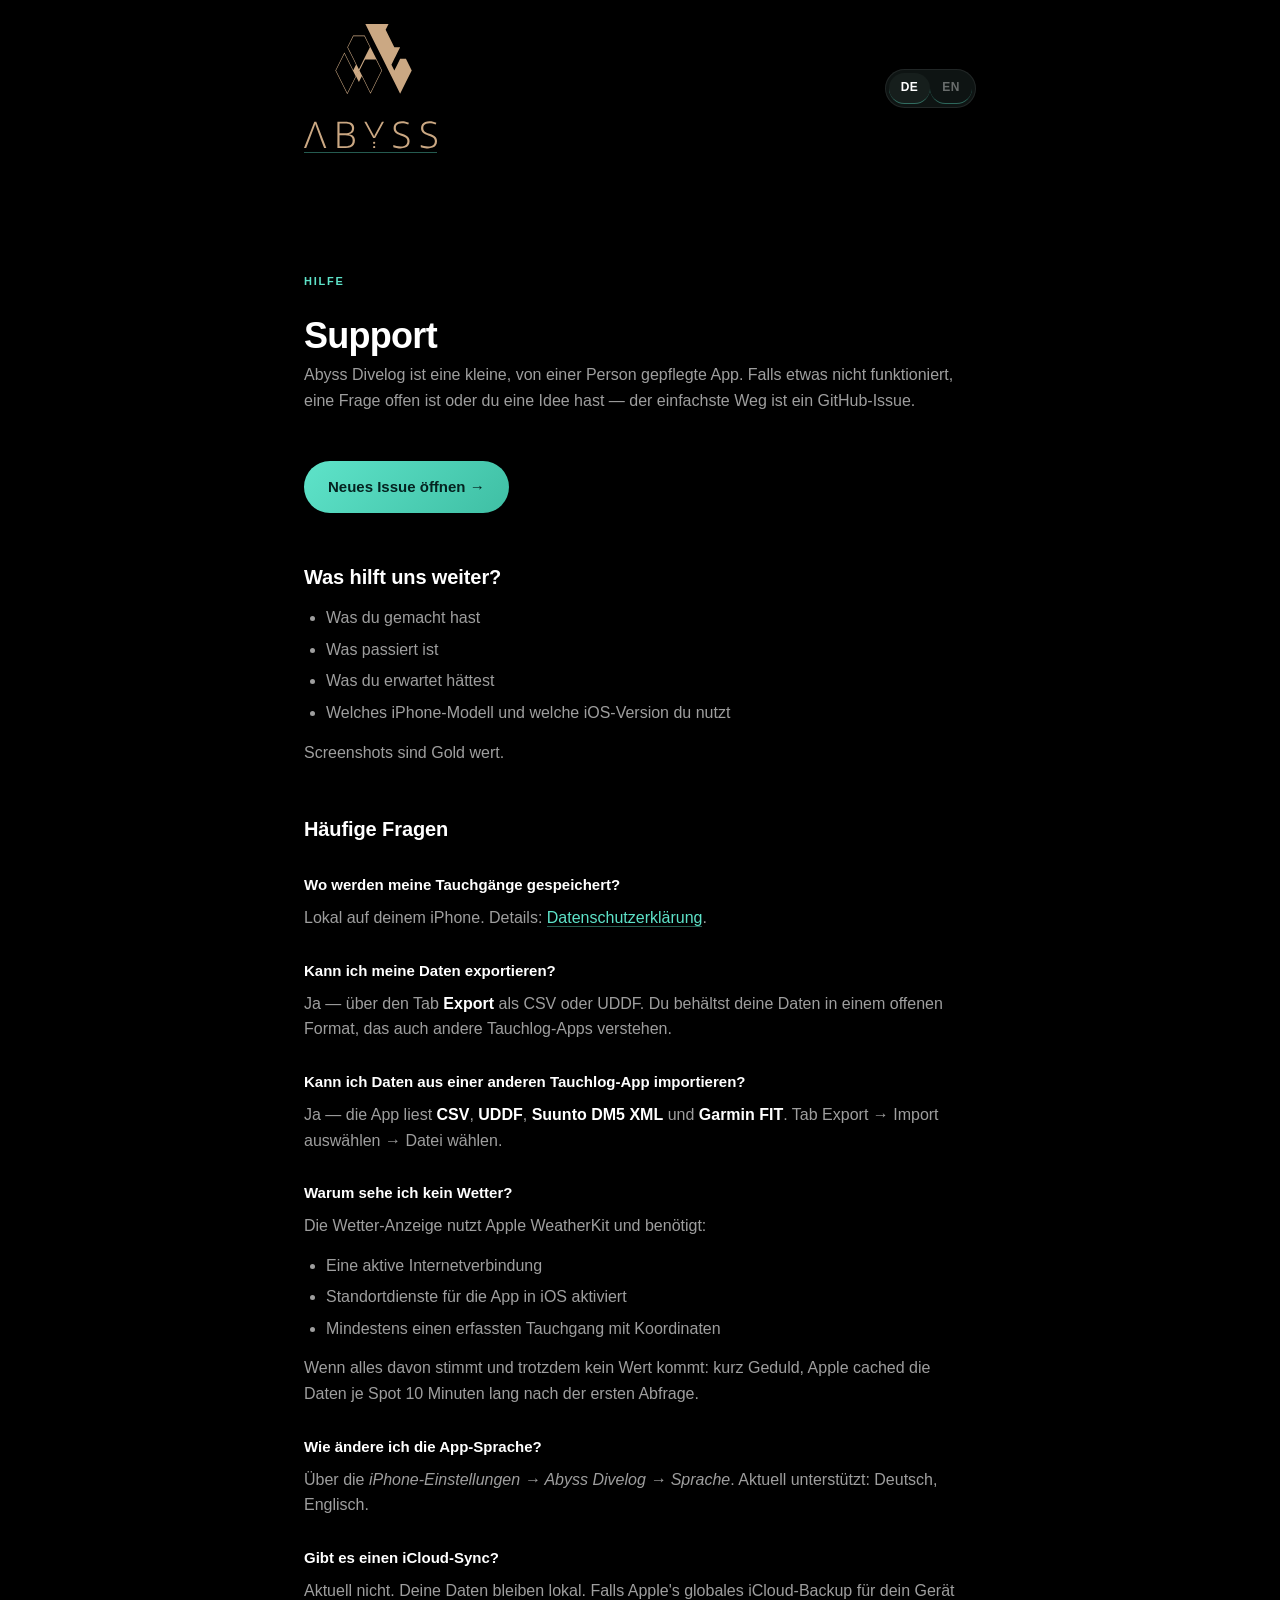
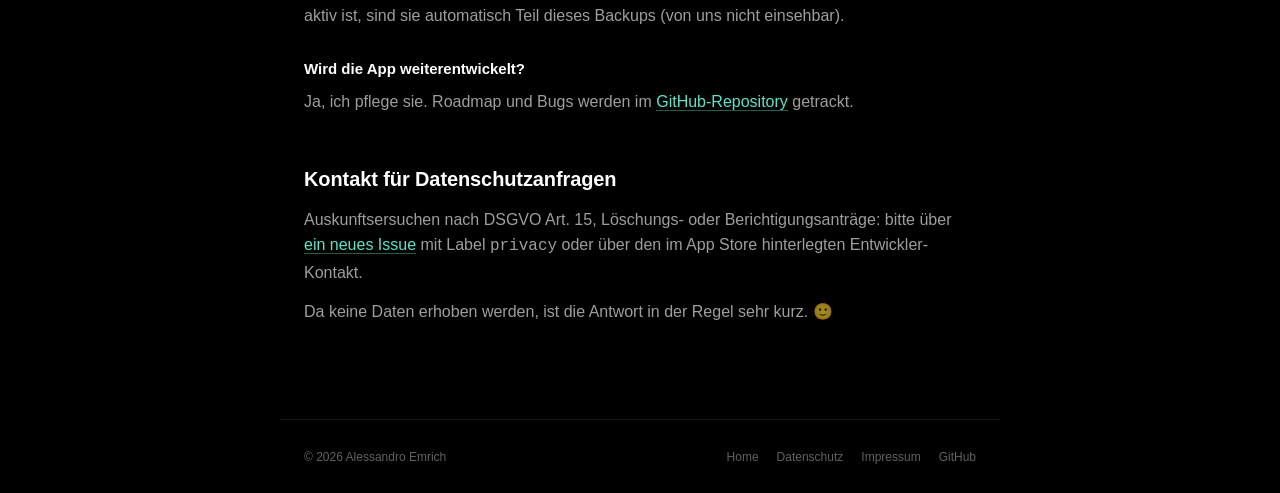
<file: support.html>
<!DOCTYPE html>
<html lang="de">
<head>
  <meta charset="UTF-8">
  <meta name="viewport" content="width=device-width, initial-scale=1.0">
  <meta name="description" content="Support für Abyss Divelog — Tauchlogbuch.">
  <meta name="theme-color" content="#000000">
  <title>Support — Abyss Divelog</title>
  <link rel="stylesheet" href="assets/styles.css">
</head>
<body>

  <div class="ambient-curve" aria-hidden="true">
    <svg viewBox="0 0 720 280" preserveAspectRatio="none">
      <path d="M0,40 C200,260 520,-40 720,120 L720,280 L0,280 Z"
            fill="rgba(94,227,201,0.18)"/>
      <path d="M0,40 C200,260 520,-40 720,120"
            fill="none" stroke="#5EE3C9" stroke-width="1.4"/>
    </svg>
  </div>

  <header class="site-header">
    <a class="brand" href="index.html">
      <img class="brand-mark" src="assets/abyss-logo.svg" alt=""></a>
    <div class="lang-toggle">
      <a href="support.html" class="active">DE</a>
      <a href="support.en.html">EN</a>
    </div>
  </header>

  <main>
    <p class="eyebrow">Hilfe</p>
    <h1>Support</h1>
    <p class="subtitle">
      Abyss Divelog ist eine kleine, von einer Person gepflegte App. Falls etwas nicht
      funktioniert, eine Frage offen ist oder du eine Idee hast — der einfachste Weg ist
      ein GitHub-Issue.
    </p>

    <p style="margin: 32px 0;">
      <a class="cta" href="https://github.com/blau-ton/abyss/issues/new"
         target="_blank" rel="noopener">Neues Issue öffnen →</a>
    </p>

    <h2>Was hilft uns weiter?</h2>
    <ul>
      <li>Was du gemacht hast</li>
      <li>Was passiert ist</li>
      <li>Was du erwartet hättest</li>
      <li>Welches iPhone-Modell und welche iOS-Version du nutzt</li>
    </ul>
    <p>Screenshots sind Gold wert.</p>

    <h2>Häufige Fragen</h2>

    <h3>Wo werden meine Tauchgänge gespeichert?</h3>
    <p>Lokal auf deinem iPhone. Details: <a href="privacy.html">Datenschutzerklärung</a>.</p>

    <h3>Kann ich meine Daten exportieren?</h3>
    <p>Ja — über den Tab <strong>Export</strong> als CSV oder UDDF. Du behältst deine Daten in
    einem offenen Format, das auch andere Tauchlog-Apps verstehen.</p>

    <h3>Kann ich Daten aus einer anderen Tauchlog-App importieren?</h3>
    <p>Ja — die App liest <strong>CSV</strong>, <strong>UDDF</strong>,
    <strong>Suunto DM5 XML</strong> und <strong>Garmin FIT</strong>. Tab Export → Import
    auswählen → Datei wählen.</p>

    <h3>Warum sehe ich kein Wetter?</h3>
    <p>Die Wetter-Anzeige nutzt Apple WeatherKit und benötigt:</p>
    <ul>
      <li>Eine aktive Internetverbindung</li>
      <li>Standortdienste für die App in iOS aktiviert</li>
      <li>Mindestens einen erfassten Tauchgang mit Koordinaten</li>
    </ul>
    <p>Wenn alles davon stimmt und trotzdem kein Wert kommt: kurz Geduld, Apple cached die
    Daten je Spot 10 Minuten lang nach der ersten Abfrage.</p>

    <h3>Wie ändere ich die App-Sprache?</h3>
    <p>Über die <em>iPhone-Einstellungen → Abyss Divelog → Sprache</em>. Aktuell unterstützt:
    Deutsch, Englisch.</p>

    <h3>Gibt es einen iCloud-Sync?</h3>
    <p>Aktuell nicht. Deine Daten bleiben lokal. Falls Apple's globales iCloud-Backup für dein
    Gerät aktiv ist, sind sie automatisch Teil dieses Backups (von uns nicht einsehbar).</p>

    <h3>Wird die App weiterentwickelt?</h3>
    <p>Ja, ich pflege sie. Roadmap und Bugs werden im
    <a href="https://github.com/blau-ton/abyss" target="_blank" rel="noopener">GitHub-Repository</a>
    getrackt.</p>

    <h2>Kontakt für Datenschutzanfragen</h2>
    <p>Auskunftsersuchen nach DSGVO Art. 15, Löschungs- oder Berichtigungsanträge: bitte über
    <a href="https://github.com/blau-ton/abyss/issues/new" target="_blank" rel="noopener">
    ein neues Issue</a> mit Label <code>privacy</code> oder über den im App Store hinterlegten
    Entwickler-Kontakt.</p>
    <p>Da keine Daten erhoben werden, ist die Antwort in der Regel sehr kurz. 🙂</p>
  </main>

  <footer class="site-footer">
    <div>© 2026 Alessandro Emrich</div>
    <div class="links">
      <a href="index.html">Home</a>
      <a href="privacy.html">Datenschutz</a>
      <a href="impressum.html">Impressum</a>
      <a href="https://github.com/blau-ton/abyss" target="_blank" rel="noopener">GitHub</a>
    </div>
  </footer>

</body>
</html>
</file>
<file: assets/styles.css>
/* Anavara Abyss — public site styles
   Matches the app: pure black canvas, mint accent, fine hairlines, generous spacing. */

:root {
  --bg: #000000;
  --surface: #0e1413;
  --inset: #161e1c;
  --outline: rgba(255, 255, 255, 0.08);
  --text-1: #ffffff;
  --text-2: rgba(255, 255, 255, 0.62);
  --text-3: rgba(255, 255, 255, 0.38);
  --text-4: rgba(255, 255, 255, 0.22);
  --accent: #5ee3c9;
  --accent-deep: #3fbfa4;
  --max-width: 720px;
}

* { box-sizing: border-box; }

html, body {
  margin: 0;
  padding: 0;
  background: var(--bg);
  color: var(--text-1);
  font-family: -apple-system, BlinkMacSystemFont, "SF Pro Text", "Segoe UI",
               Roboto, Helvetica, Arial, sans-serif;
  font-size: 16px;
  line-height: 1.6;
  -webkit-font-smoothing: antialiased;
  -moz-osx-font-smoothing: grayscale;
}

body {
  min-height: 100vh;
  display: flex;
  flex-direction: column;
}

/* Ambient mint wave at top — hidden per request */
.ambient-curve { display: none; }
.ambient-curve svg { width: 100%; height: 100%; display: block; }

/* Header */
header.site-header {
  position: relative;
  z-index: 2;
  display: flex;
  align-items: center;
  justify-content: space-between;
  max-width: var(--max-width);
  margin: 0 auto;
  padding: 24px 24px 0;
  width: 100%;
}

.brand {
  display: flex;
  align-items: center;
  gap: 10px;
  color: var(--text-1);
  text-decoration: none;
  font-weight: 600;
  font-size: 15px;
  letter-spacing: 0.02em;
}

.brand-mark {
  height: 128px;
  width: auto;
  display: inline-block;
}

/* footer links to legal pages */
footer.site-footer .legal {
  display: flex;
  gap: 18px;
}

.lang-toggle {
  display: flex;
  gap: 0;
  background: var(--surface);
  border: 0.5px solid var(--outline);
  border-radius: 999px;
  padding: 3px;
}

.lang-toggle a {
  font-size: 12px;
  font-weight: 600;
  padding: 5px 12px;
  border-radius: 999px;
  color: var(--text-3);
  text-decoration: none;
  letter-spacing: 0.04em;
}

.lang-toggle a.active {
  background: var(--inset);
  color: var(--text-1);
}

/* Main */
main {
  position: relative;
  z-index: 2;
  flex: 1;
  max-width: var(--max-width);
  width: 100%;
  margin: 0 auto;
  padding: 120px 24px 80px;
}

h1 {
  font-size: 36px;
  font-weight: 600;
  letter-spacing: -0.02em;
  margin: 24px 0 6px;
  line-height: 1.15;
}

.eyebrow {
  font-size: 11px;
  font-weight: 600;
  letter-spacing: 0.16em;
  color: var(--accent);
  text-transform: uppercase;
  margin: 0 0 6px;
}

.subtitle {
  font-size: 16px;
  color: var(--text-2);
  margin: 0 0 48px;
}

h2 {
  font-size: 20px;
  font-weight: 600;
  margin: 48px 0 12px;
  letter-spacing: -0.005em;
}

h3 {
  font-size: 15px;
  font-weight: 600;
  margin: 28px 0 8px;
  color: var(--text-1);
}

p, ul, ol {
  color: var(--text-2);
  margin: 0 0 14px;
}

ul, ol {
  padding-left: 22px;
}

li { margin-bottom: 6px; }

strong { color: var(--text-1); font-weight: 600; }

a {
  color: var(--accent);
  text-decoration: none;
  border-bottom: 0.5px solid rgba(94, 227, 201, 0.4);
  transition: border-color 120ms ease;
}

a:hover { border-bottom-color: var(--accent); }

/* Callout */
.callout {
  background: var(--surface);
  border: 0.5px solid var(--outline);
  border-radius: 16px;
  padding: 22px 24px;
  margin: 32px 0;
}

.callout p:last-child { margin-bottom: 0; }

.callout strong { color: var(--accent); }

/* Meta row above title */
.meta {
  font-size: 12px;
  color: var(--text-3);
  letter-spacing: 0.04em;
}

/* CTA pill (mint gradient) — used on landing */
.cta {
  display: inline-flex;
  align-items: center;
  gap: 8px;
  background: linear-gradient(135deg, var(--accent), var(--accent-deep));
  color: #042320;
  font-weight: 600;
  font-size: 15px;
  padding: 14px 24px;
  border-radius: 999px;
  text-decoration: none;
  border-bottom: none;
  transition: transform 120ms ease;
}

.cta:hover { transform: translateY(-1px); border-bottom: none; }

/* Feature grid on landing */
.features {
  display: grid;
  grid-template-columns: repeat(2, 1fr);
  gap: 14px;
  margin: 32px 0 16px;
}

.feature {
  background: var(--surface);
  border: 0.5px solid var(--outline);
  border-radius: 14px;
  padding: 18px;
}

.feature h3 { margin-top: 0; }

.feature p {
  font-size: 13px;
  color: var(--text-3);
  margin: 0;
}

@media (max-width: 540px) {
  .features { grid-template-columns: 1fr; }
  h1 { font-size: 30px; }
}

/* Footer */
footer.site-footer {
  position: relative;
  z-index: 2;
  border-top: 0.5px solid var(--outline);
  padding: 28px 24px;
  max-width: var(--max-width);
  margin: 0 auto;
  width: 100%;
  display: flex;
  justify-content: space-between;
  align-items: center;
  font-size: 12px;
  color: var(--text-3);
}

footer.site-footer a {
  color: var(--text-3);
  border-bottom: none;
}

footer.site-footer a:hover { color: var(--accent); }

footer .links { display: flex; gap: 18px; }
</file>
